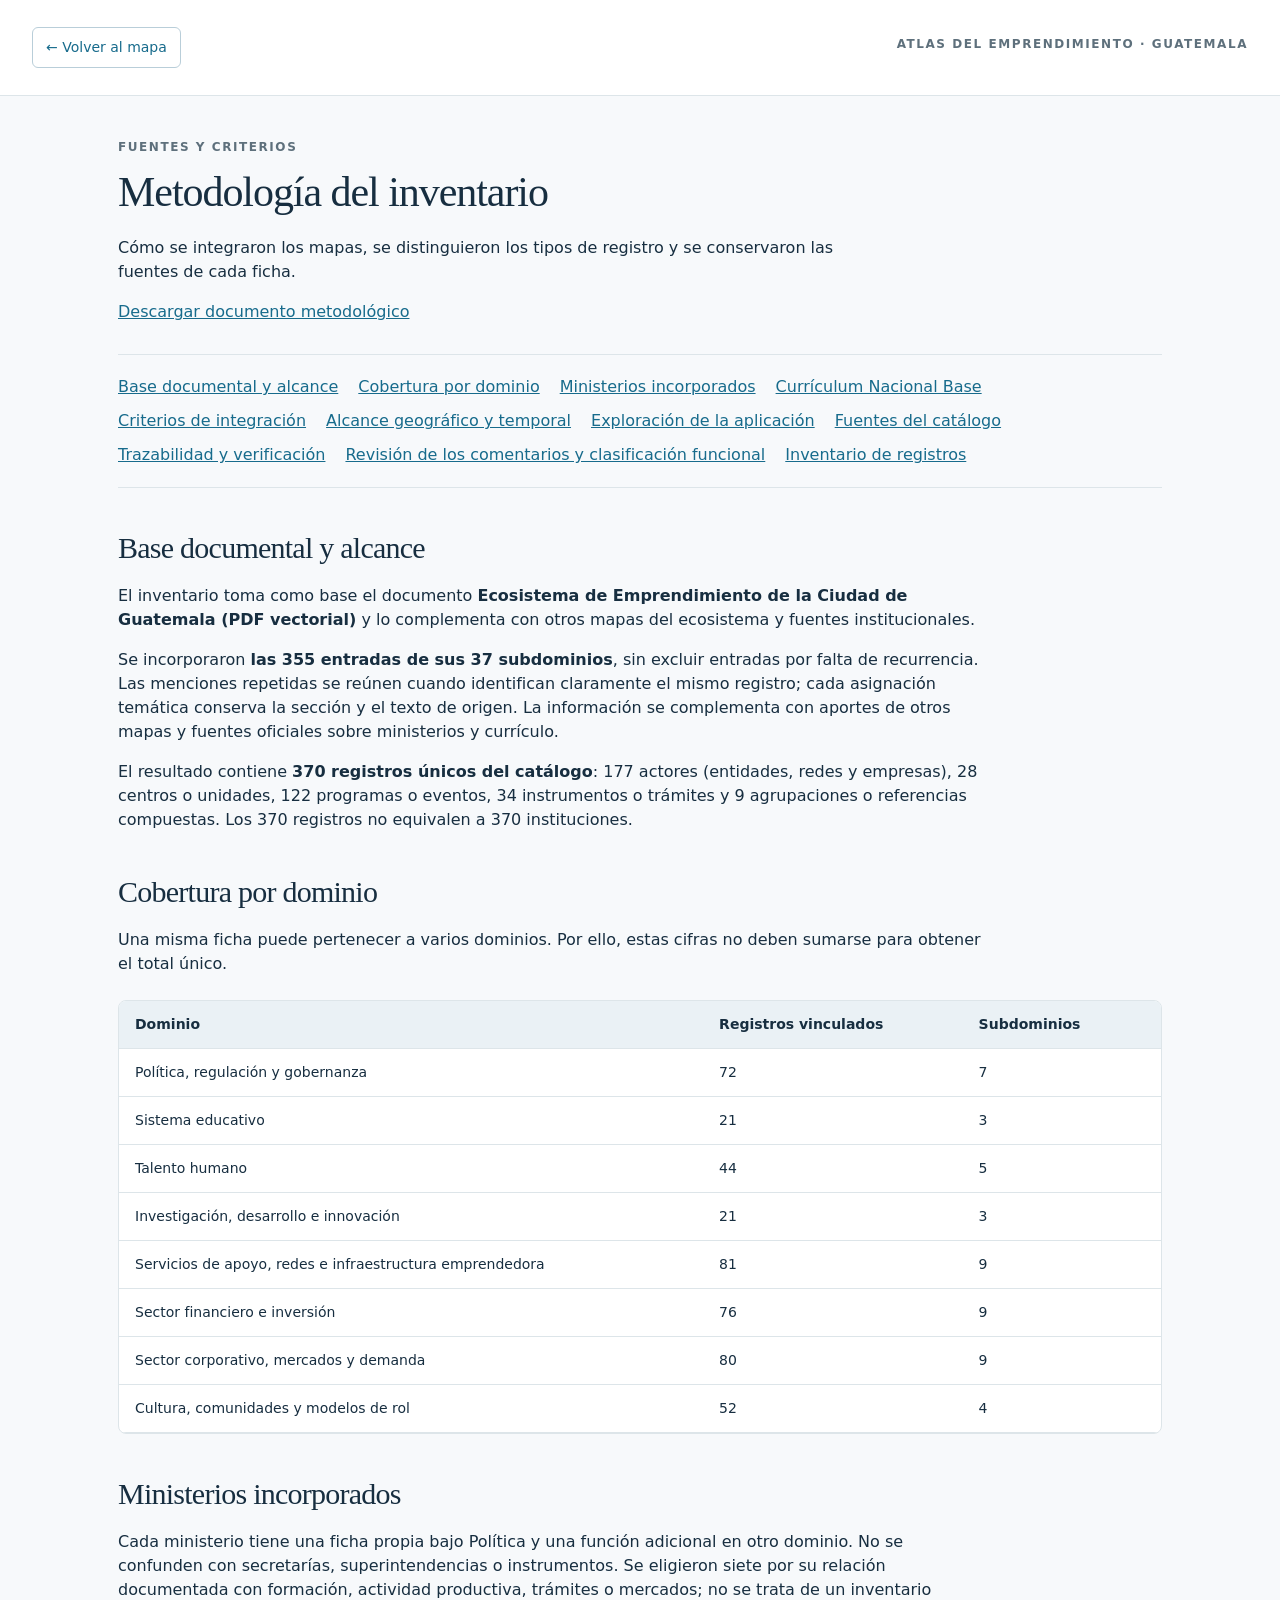
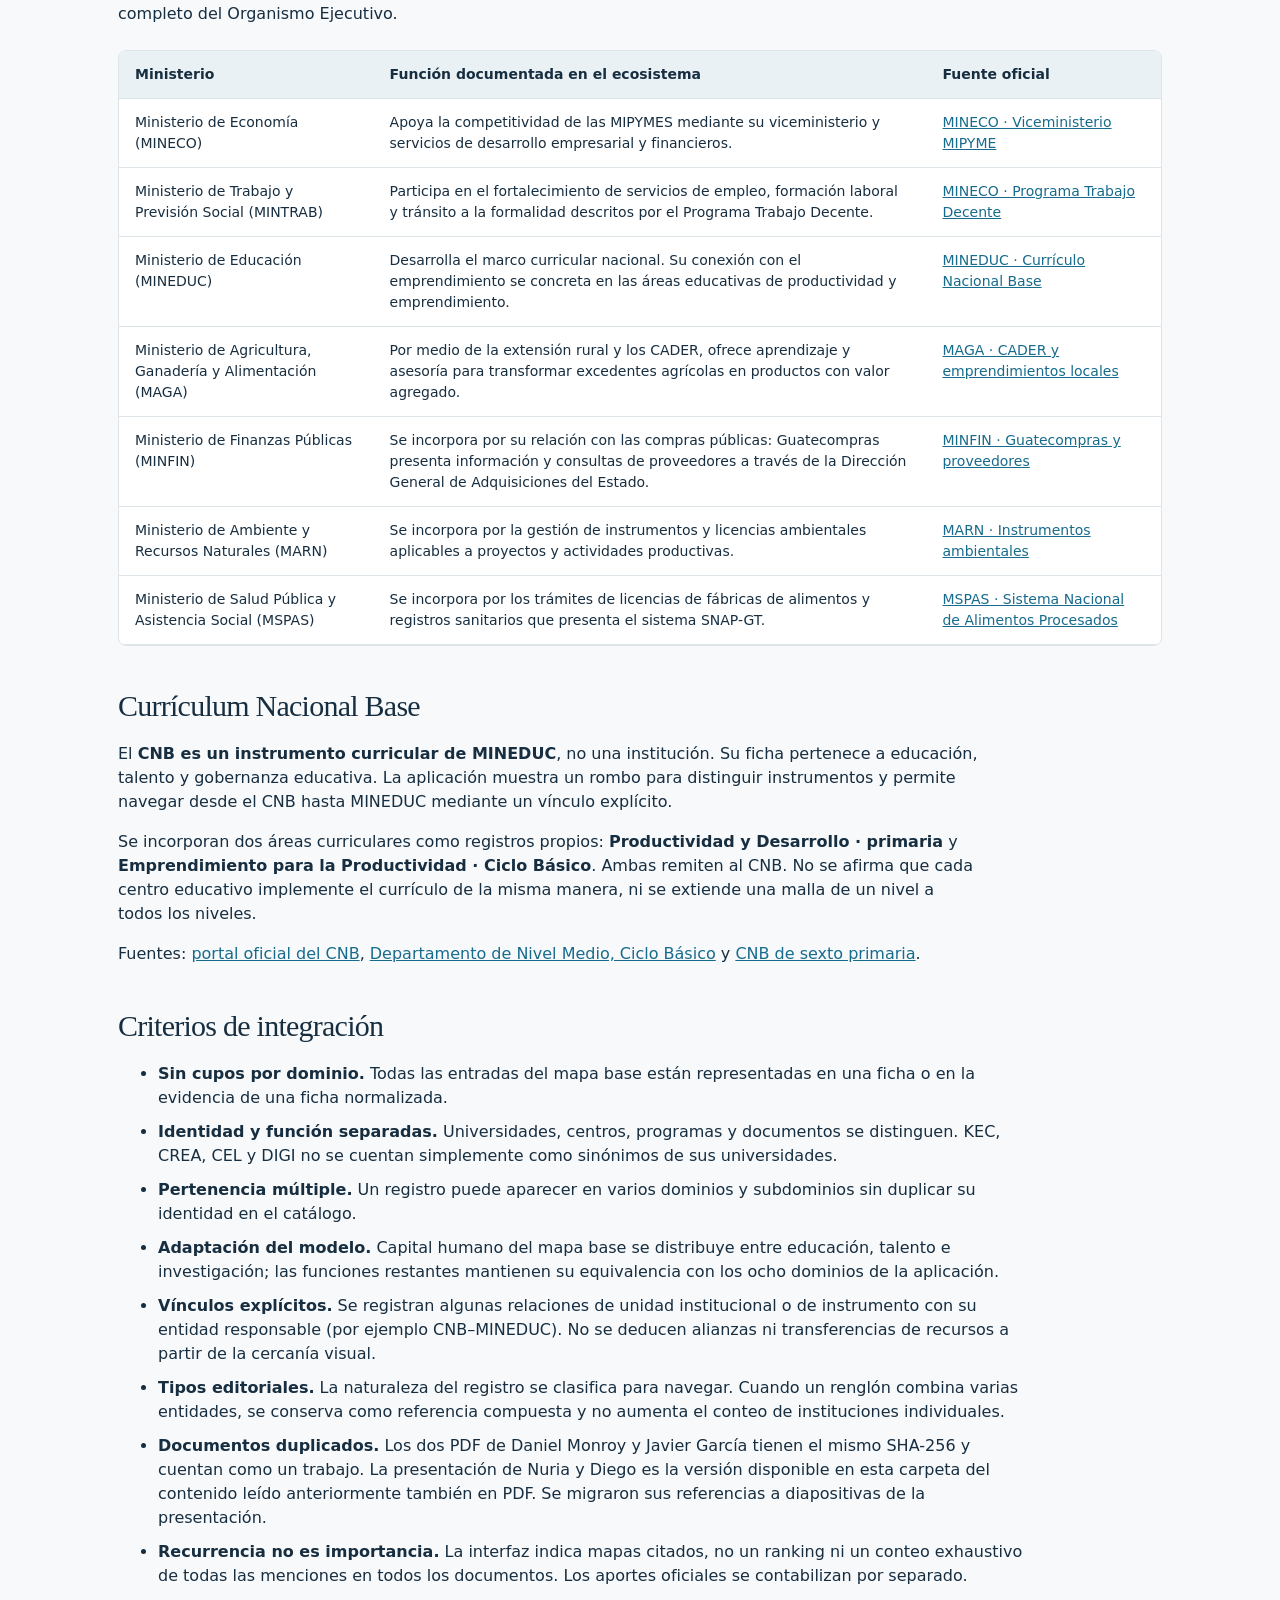
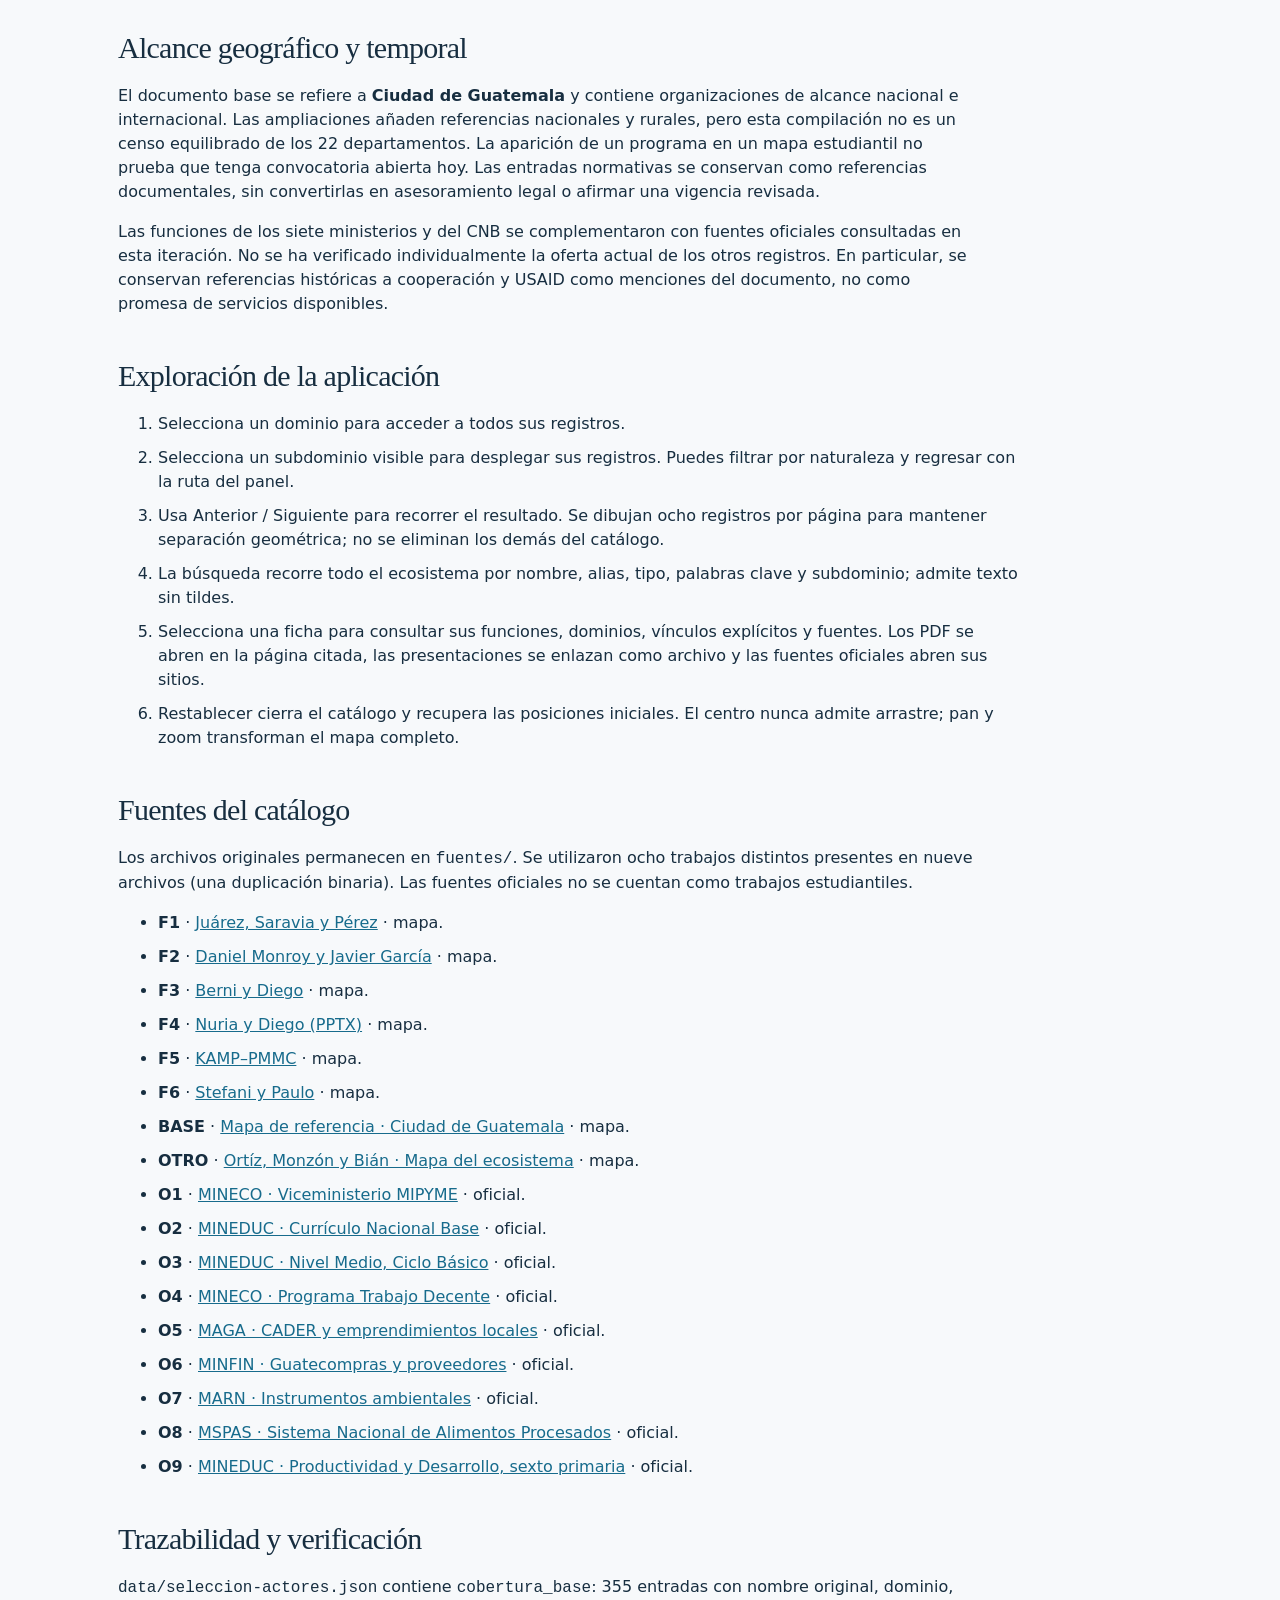
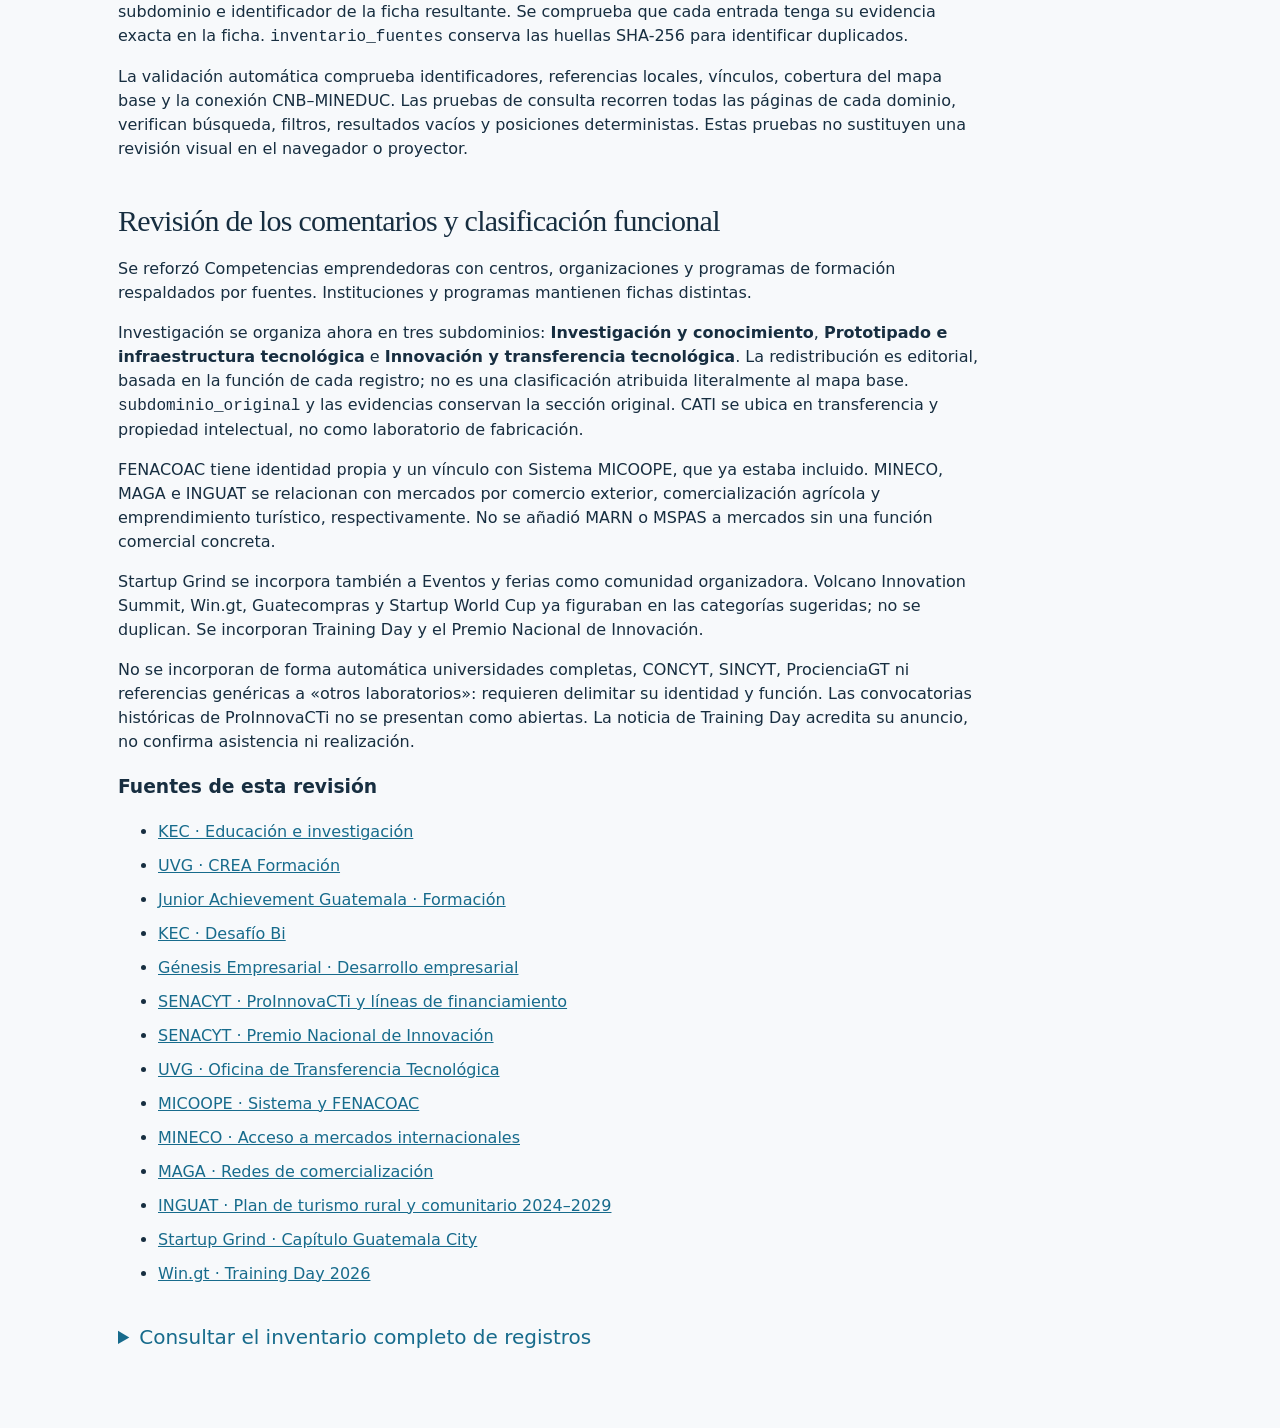
<file: metodologia.html>
<!doctype html>
<html lang="es"><head><meta charset="utf-8"><meta name="viewport" content="width=device-width, initial-scale=1">
<title>Metodología del inventario · Ecosistema de Guatemala</title><link rel="stylesheet" href="css/style.css"></head>
<body><header class="header"><a class="method-link" href="index.html">← Volver al mapa</a><span class="eyebrow">ATLAS DEL EMPRENDIMIENTO · GUATEMALA</span></header>
<main class="method-page"><div class="method-intro"><p class="eyebrow">FUENTES Y CRITERIOS</p><h1>Metodología del inventario</h1>
<p>Cómo se integraron los mapas, se distinguieron los tipos de registro y se conservaron las fuentes de cada ficha.</p>
<a href="SELECCION_ACTORES.md" download>Descargar documento metodológico</a></div>
<nav class="method-toc" aria-label="Contenido de la metodología"><a href="#base-documental-y-alcance">Base documental y alcance</a><a href="#cobertura-por-dominio">Cobertura por dominio</a><a href="#ministerios-incorporados">Ministerios incorporados</a><a href="#curriculum-nacional-base">Currículum Nacional Base</a><a href="#criterios-de-integracion">Criterios de integración</a><a href="#alcance-geografico-y-temporal">Alcance geográfico y temporal</a><a href="#exploracion-de-la-aplicacion">Exploración de la aplicación</a><a href="#fuentes-del-catalogo">Fuentes del catálogo</a><a href="#trazabilidad-y-verificacion">Trazabilidad y verificación</a><a href="#revision-de-los-comentarios-y-clasificacion-funcional">Revisión de los comentarios y clasificación funcional</a><a href="#inventario-de-registros">Inventario de registros</a></nav><h2 id="base-documental-y-alcance">Base documental y alcance</h2>
<p>El inventario toma como base el documento <strong>Ecosistema de Emprendimiento de la Ciudad de Guatemala (PDF vectorial)</strong> y lo complementa con otros mapas del ecosistema y fuentes institucionales.</p>
<p>Se incorporaron <strong>las 355 entradas de sus 37 subdominios</strong>, sin excluir entradas por falta de recurrencia. Las menciones repetidas se reúnen cuando identifican claramente el mismo registro; cada asignación temática conserva la sección y el texto de origen. La información se complementa con aportes de otros mapas y fuentes oficiales sobre ministerios y currículo.</p>
<p>El resultado contiene <strong>370 registros únicos del catálogo</strong>: 177 actores (entidades, redes y empresas), 28 centros o unidades, 122 programas o eventos, 34 instrumentos o trámites y 9 agrupaciones o referencias compuestas. Los 370 registros no equivalen a 370 instituciones.</p>
<h2 id="cobertura-por-dominio">Cobertura por dominio</h2>
<p>Una misma ficha puede pertenecer a varios dominios. Por ello, estas cifras no deben sumarse para obtener el total único.</p>
<div class="table-scroll" tabindex="0" role="region" aria-label="Tabla de datos"><table><thead><tr><th scope="col">Dominio</th><th scope="col">Registros vinculados</th><th scope="col">Subdominios</th></tr></thead><tbody><tr><td>Política, regulación y gobernanza</td><td>72</td><td>7</td></tr><tr><td>Sistema educativo</td><td>21</td><td>3</td></tr><tr><td>Talento humano</td><td>44</td><td>5</td></tr><tr><td>Investigación, desarrollo e innovación</td><td>21</td><td>3</td></tr><tr><td>Servicios de apoyo, redes e infraestructura emprendedora</td><td>81</td><td>9</td></tr><tr><td>Sector financiero e inversión</td><td>76</td><td>9</td></tr><tr><td>Sector corporativo, mercados y demanda</td><td>80</td><td>9</td></tr><tr><td>Cultura, comunidades y modelos de rol</td><td>52</td><td>4</td></tr></tbody></table></div>
<h2 id="ministerios-incorporados">Ministerios incorporados</h2>
<p>Cada ministerio tiene una ficha propia bajo Política y una función adicional en otro dominio. No se confunden con secretarías, superintendencias o instrumentos. Se eligieron siete por su relación documentada con formación, actividad productiva, trámites o mercados; no se trata de un inventario completo del Organismo Ejecutivo.</p>
<div class="table-scroll" tabindex="0" role="region" aria-label="Tabla de datos"><table><thead><tr><th scope="col">Ministerio</th><th scope="col">Función documentada en el ecosistema</th><th scope="col">Fuente oficial</th></tr></thead><tbody><tr><td>Ministerio de Economía (MINECO)</td><td>Apoya la competitividad de las MIPYMES mediante su viceministerio y servicios de desarrollo empresarial y financieros.</td><td><a href="https://www.mineco.gob.gt/institucion/viceministerio-de-desarrollo-de-la-mipyme">MINECO · Viceministerio MIPYME</a></td></tr><tr><td>Ministerio de Trabajo y Previsión Social (MINTRAB)</td><td>Participa en el fortalecimiento de servicios de empleo, formación laboral y tránsito a la formalidad descritos por el Programa Trabajo Decente.</td><td><a href="https://www.mineco.gob.gt/institucion/viceministerio-de-desarrollo-de-la-mipyme/programa-trabajo-decente">MINECO · Programa Trabajo Decente</a></td></tr><tr><td>Ministerio de Educación (MINEDUC)</td><td>Desarrolla el marco curricular nacional. Su conexión con el emprendimiento se concreta en las áreas educativas de productividad y emprendimiento.</td><td><a href="https://digecur.mineduc.gob.gt/curriculo-nacional-base-cnb/">MINEDUC · Currículo Nacional Base</a></td></tr><tr><td>Ministerio de Agricultura, Ganadería y Alimentación (MAGA)</td><td>Por medio de la extensión rural y los CADER, ofrece aprendizaje y asesoría para transformar excedentes agrícolas en productos con valor agregado.</td><td><a href="https://www.maga.gob.gt/cader-espacios-de-aprendizaje-que-transforman-el-campo-guatemalteco/">MAGA · CADER y emprendimientos locales</a></td></tr><tr><td>Ministerio de Finanzas Públicas (MINFIN)</td><td>Se incorpora por su relación con las compras públicas: Guatecompras presenta información y consultas de proveedores a través de la Dirección General de Adquisiciones del Estado.</td><td><a href="https://www.guatecompras.gt/proveedores/busquedaProvee.aspx">MINFIN · Guatecompras y proveedores</a></td></tr><tr><td>Ministerio de Ambiente y Recursos Naturales (MARN)</td><td>Se incorpora por la gestión de instrumentos y licencias ambientales aplicables a proyectos y actividades productivas.</td><td><a href="https://marn.gob.gt/instrumentos-ambientales/">MARN · Instrumentos ambientales</a></td></tr><tr><td>Ministerio de Salud Pública y Asistencia Social (MSPAS)</td><td>Se incorpora por los trámites de licencias de fábricas de alimentos y registros sanitarios que presenta el sistema SNAP-GT.</td><td><a href="https://www.mspas.gob.gt/sistema-snap-gt">MSPAS · Sistema Nacional de Alimentos Procesados</a></td></tr></tbody></table></div>
<h2 id="curriculum-nacional-base">Currículum Nacional Base</h2>
<p>El <strong>CNB es un instrumento curricular de MINEDUC</strong>, no una institución. Su ficha pertenece a educación, talento y gobernanza educativa. La aplicación muestra un rombo para distinguir instrumentos y permite navegar desde el CNB hasta MINEDUC mediante un vínculo explícito.</p>
<p>Se incorporan dos áreas curriculares como registros propios: <strong>Productividad y Desarrollo · primaria</strong> y <strong>Emprendimiento para la Productividad · Ciclo Básico</strong>. Ambas remiten al CNB. No se afirma que cada centro educativo implemente el currículo de la misma manera, ni se extiende una malla de un nivel a todos los niveles.</p>
<p>Fuentes: <a href="https://digecur.mineduc.gob.gt/curriculo-nacional-base-cnb/">portal oficial del CNB</a>, <a href="https://digecur.mineduc.gob.gt/departamentos/nivel-medio-ciclo-basico/">Departamento de Nivel Medio, Ciclo Básico</a> y <a href="https://edu.mineduc.gob.gt/DIGECUR/documents/CNB/CNB_TODOS_LOS_NIVELES/2-PDF_CNB_PRIMARIA/CNB-Nivel-de-Educacion-Primaria-CICLO-II/6.%20CNB_6to_grado.pdf">CNB de sexto primaria</a>.</p>
<h2 id="criterios-de-integracion">Criterios de integración</h2>
<ul><li><strong>Sin cupos por dominio.</strong> Todas las entradas del mapa base están representadas en una ficha o en la evidencia de una ficha normalizada.</li><li><strong>Identidad y función separadas.</strong> Universidades, centros, programas y documentos se distinguen. KEC, CREA, CEL y DIGI no se cuentan simplemente como sinónimos de sus universidades.</li><li><strong>Pertenencia múltiple.</strong> Un registro puede aparecer en varios dominios y subdominios sin duplicar su identidad en el catálogo.</li><li><strong>Adaptación del modelo.</strong> Capital humano del mapa base se distribuye entre educación, talento e investigación; las funciones restantes mantienen su equivalencia con los ocho dominios de la aplicación.</li><li><strong>Vínculos explícitos.</strong> Se registran algunas relaciones de unidad institucional o de instrumento con su entidad responsable (por ejemplo CNB–MINEDUC). No se deducen alianzas ni transferencias de recursos a partir de la cercanía visual.</li><li><strong>Tipos editoriales.</strong> La naturaleza del registro se clasifica para navegar. Cuando un renglón combina varias entidades, se conserva como referencia compuesta y no aumenta el conteo de instituciones individuales.</li><li><strong>Documentos duplicados.</strong> Los dos PDF de Daniel Monroy y Javier García tienen el mismo SHA-256 y cuentan como un trabajo. La presentación de Nuria y Diego es la versión disponible en esta carpeta del contenido leído anteriormente también en PDF. Se migraron sus referencias a diapositivas de la presentación.</li><li><strong>Recurrencia no es importancia.</strong> La interfaz indica mapas citados, no un ranking ni un conteo exhaustivo de todas las menciones en todos los documentos. Los aportes oficiales se contabilizan por separado.</li></ul>
<h2 id="alcance-geografico-y-temporal">Alcance geográfico y temporal</h2>
<p>El documento base se refiere a <strong>Ciudad de Guatemala</strong> y contiene organizaciones de alcance nacional e internacional. Las ampliaciones añaden referencias nacionales y rurales, pero esta compilación no es un censo equilibrado de los 22 departamentos. La aparición de un programa en un mapa estudiantil no prueba que tenga convocatoria abierta hoy. Las entradas normativas se conservan como referencias documentales, sin convertirlas en asesoramiento legal o afirmar una vigencia revisada.</p>
<p>Las funciones de los siete ministerios y del CNB se complementaron con fuentes oficiales consultadas en esta iteración. No se ha verificado individualmente la oferta actual de los otros registros. En particular, se conservan referencias históricas a cooperación y USAID como menciones del documento, no como promesa de servicios disponibles.</p>
<h2 id="exploracion-de-la-aplicacion">Exploración de la aplicación</h2>
<ol><li>Selecciona un dominio para acceder a todos sus registros.</li><li>Selecciona un subdominio visible para desplegar sus registros. Puedes filtrar por naturaleza y regresar con la ruta del panel.</li><li>Usa Anterior / Siguiente para recorrer el resultado. Se dibujan ocho registros por página para mantener separación geométrica; no se eliminan los demás del catálogo.</li><li>La búsqueda recorre todo el ecosistema por nombre, alias, tipo, palabras clave y subdominio; admite texto sin tildes.</li><li>Selecciona una ficha para consultar sus funciones, dominios, vínculos explícitos y fuentes. Los PDF se abren en la página citada, las presentaciones se enlazan como archivo y las fuentes oficiales abren sus sitios.</li><li>Restablecer cierra el catálogo y recupera las posiciones iniciales. El centro nunca admite arrastre; pan y zoom transforman el mapa completo.</li></ol>
<h2 id="fuentes-del-catalogo">Fuentes del catálogo</h2>
<p>Los archivos originales permanecen en <code>fuentes/</code>. Se utilizaron ocho trabajos distintos presentes en nueve archivos (una duplicación binaria). Las fuentes oficiales no se cuentan como trabajos estudiantiles.</p>
<ul><li><strong>F1</strong> · <a href="fuentes/Ecosistema%20de%20Emprendimiento%20-%20Juárez,%20Saravia,%20Pérez.pdf">Juárez, Saravia y Pérez</a> · mapa.</li><li><strong>F2</strong> · <a href="fuentes/Ecosistema_Daniel_Monroy_y_Javier_García.pdf">Daniel Monroy y Javier García</a> · mapa.</li><li><strong>F3</strong> · <a href="fuentes/Ecosistema_Emprendimiento_Guatemala.pdf_Berni_Diego.pdf">Berni y Diego</a> · mapa.</li><li><strong>F4</strong> · <a href="fuentes/Ecosistemas%20de%20Emprendimiento%20-%20Nuria%20y%20Diego.pptx">Nuria y Diego (PPTX)</a> · mapa.</li><li><strong>F5</strong> · <a href="fuentes/KAMP-PMMC%20Lienzo%20Ecosistema%20Emprendedor.pdf">KAMP–PMMC</a> · mapa.</li><li><strong>F6</strong> · <a href="fuentes/MAPEO%20ACTORES%20Stefani%20&amp;%20Paulo.pdf">Stefani y Paulo</a> · mapa.</li><li><strong>BASE</strong> · <a href="fuentes/Ecosistema%20de%20Emprendimiento%20de%20la%20Ciudad%20de%20Guatemala%20(PDF%20vectorial).pdf">Mapa de referencia · Ciudad de Guatemala</a> · mapa.</li><li><strong>OTRO</strong> · <a href="fuentes/Mapa%20de%20Ecosistema%20de%20los%20Emprendimientos%20en%20Guatemala.pdf">Ortíz, Monzón y Bián · Mapa del ecosistema</a> · mapa.</li><li><strong>O1</strong> · <a href="https://www.mineco.gob.gt/institucion/viceministerio-de-desarrollo-de-la-mipyme">MINECO · Viceministerio MIPYME</a> · oficial.</li><li><strong>O2</strong> · <a href="https://digecur.mineduc.gob.gt/curriculo-nacional-base-cnb/">MINEDUC · Currículo Nacional Base</a> · oficial.</li><li><strong>O3</strong> · <a href="https://digecur.mineduc.gob.gt/departamentos/nivel-medio-ciclo-basico/">MINEDUC · Nivel Medio, Ciclo Básico</a> · oficial.</li><li><strong>O4</strong> · <a href="https://www.mineco.gob.gt/institucion/viceministerio-de-desarrollo-de-la-mipyme/programa-trabajo-decente">MINECO · Programa Trabajo Decente</a> · oficial.</li><li><strong>O5</strong> · <a href="https://www.maga.gob.gt/cader-espacios-de-aprendizaje-que-transforman-el-campo-guatemalteco/">MAGA · CADER y emprendimientos locales</a> · oficial.</li><li><strong>O6</strong> · <a href="https://www.guatecompras.gt/proveedores/busquedaProvee.aspx">MINFIN · Guatecompras y proveedores</a> · oficial.</li><li><strong>O7</strong> · <a href="https://marn.gob.gt/instrumentos-ambientales/">MARN · Instrumentos ambientales</a> · oficial.</li><li><strong>O8</strong> · <a href="https://www.mspas.gob.gt/sistema-snap-gt">MSPAS · Sistema Nacional de Alimentos Procesados</a> · oficial.</li><li><strong>O9</strong> · <a href="https://edu.mineduc.gob.gt/DIGECUR/documents/CNB/CNB_TODOS_LOS_NIVELES/2-PDF_CNB_PRIMARIA/CNB-Nivel-de-Educacion-Primaria-CICLO-II/6.%20CNB_6to_grado.pdf">MINEDUC · Productividad y Desarrollo, sexto primaria</a> · oficial.</li></ul>
<h2 id="trazabilidad-y-verificacion">Trazabilidad y verificación</h2>
<p><code>data/seleccion-actores.json</code> contiene <code>cobertura_base</code>: 355 entradas con nombre original, dominio, subdominio e identificador de la ficha resultante. Se comprueba que cada entrada tenga su evidencia exacta en la ficha. <code>inventario_fuentes</code> conserva las huellas SHA-256 para identificar duplicados.</p>
<p>La validación automática comprueba identificadores, referencias locales, vínculos, cobertura del mapa base y la conexión CNB–MINEDUC. Las pruebas de consulta recorren todas las páginas de cada dominio, verifican búsqueda, filtros, resultados vacíos y posiciones deterministas. Estas pruebas no sustituyen una revisión visual en el navegador o proyector.</p>
<h2 id="revision-de-los-comentarios-y-clasificacion-funcional">Revisión de los comentarios y clasificación funcional</h2>
<p>Se reforzó Competencias emprendedoras con centros, organizaciones y programas de formación respaldados por fuentes. Instituciones y programas mantienen fichas distintas.</p>
<p>Investigación se organiza ahora en tres subdominios: <strong>Investigación y conocimiento</strong>, <strong>Prototipado e infraestructura tecnológica</strong> e <strong>Innovación y transferencia tecnológica</strong>. La redistribución es editorial, basada en la función de cada registro; no es una clasificación atribuida literalmente al mapa base. <code>subdominio_original</code> y las evidencias conservan la sección original. CATI se ubica en transferencia y propiedad intelectual, no como laboratorio de fabricación.</p>
<p>FENACOAC tiene identidad propia y un vínculo con Sistema MICOOPE, que ya estaba incluido. MINECO, MAGA e INGUAT se relacionan con mercados por comercio exterior, comercialización agrícola y emprendimiento turístico, respectivamente. No se añadió MARN o MSPAS a mercados sin una función comercial concreta.</p>
<p>Startup Grind se incorpora también a Eventos y ferias como comunidad organizadora. Volcano Innovation Summit, Win.gt, Guatecompras y Startup World Cup ya figuraban en las categorías sugeridas; no se duplican. Se incorporan Training Day y el Premio Nacional de Innovación.</p>
<p>No se incorporan de forma automática universidades completas, CONCYT, SINCYT, ProcienciaGT ni referencias genéricas a «otros laboratorios»: requieren delimitar su identidad y función. Las convocatorias históricas de ProInnovaCTi no se presentan como abiertas. La noticia de Training Day acredita su anuncio, no confirma asistencia ni realización.</p>
<h3>Fuentes de esta revisión</h3>
<ul><li><a href="https://kec.ufm.edu/">KEC · Educación e investigación</a></li><li><a href="https://crea.app.uvg.edu.gt/programas/crea-formaci%C3%B3n">UVG · CREA Formación</a></li><li><a href="https://jaguatemala.org/">Junior Achievement Guatemala · Formación</a></li><li><a href="https://kec.ufm.edu/desafio-bi/">KEC · Desafío Bi</a></li><li><a href="https://www.genesisempresarial.org/somos-familia">Génesis Empresarial · Desarrollo empresarial</a></li><li><a href="https://fondo.senacyt.gob.gt/index.php/convocatorias-cerradas?catid=2&amp;id=14&amp;view=article">SENACYT · ProInnovaCTi y líneas de financiamiento</a></li><li><a href="https://pni.senacyt.gob.gt/">SENACYT · Premio Nacional de Innovación</a></li><li><a href="https://www.uvg.edu.gt/ott/">UVG · Oficina de Transferencia Tecnológica</a></li><li><a href="https://micoope.com.gt/sistema-micoope/">MICOOPE · Sistema y FENACOAC</a></li><li><a href="https://guatemalaexporta.mineco.gob.gt/como-exportar/">MINECO · Acceso a mercados internacionales</a></li><li><a href="https://www.maga.gob.gt/redes-de-comercializacion-de-agricultura-familiar-trazan-rutas-para-el-desarrollo/">MAGA · Redes de comercialización</a></li><li><a href="https://biblioteca.inguat.gob.gt/library/images/6/63/Plan_estrat%C3%A9gico_turismo_rural_comunitario_Guatemala_2024-2029.pdf">INGUAT · Plan de turismo rural y comunitario 2024–2029</a></li><li><a href="https://www.startupgrind.com/guatemala-city/">Startup Grind · Capítulo Guatemala City</a></li><li><a href="https://win.gt/ecosistema/training-day-la-reunion-empresarial-mas-influyente-de-centroamerica/">Win.gt · Training Day 2026</a></li></ul>
<details id="inventario-de-registros"><summary>Consultar el inventario completo de registros</summary>
<p>Cada fila es una ficha única; los dominios múltiples no crean filas duplicadas.</p>
<div class="table-scroll" tabindex="0" role="region" aria-label="Tabla de datos"><table><thead><tr><th scope="col">Registro</th><th scope="col">Tipo</th><th scope="col">Dominios</th></tr></thead><tbody><tr><td>#GuatemalaGives (Fundación Tigo + HIP)</td><td>Programa / iniciativa</td><td>Sector financiero e inversión</td></tr><tr><td>10X Bootcamp</td><td>Programa / iniciativa</td><td>Talento humano</td></tr><tr><td>4 Grados Norte / Zona 4</td><td>Agrupación / entorno</td><td>Sector corporativo, mercados y demanda</td></tr><tr><td>500 Global – LatAm Seed IV (BID Lab)</td><td>Programa / servicio</td><td>Sector financiero e inversión</td></tr><tr><td>AGEXPORT</td><td>Asociación empresarial</td><td>Servicios de apoyo, redes e infraestructura emprendedora; Política, regulación y gobernanza; Sector corporativo, mercados y demanda</td></tr><tr><td>AGEXPORT – Comisión ITO</td><td>Centro / unidad institucional</td><td>Servicios de apoyo, redes e infraestructura emprendedora</td></tr><tr><td>AGEXPORT – Encadenamientos Empresariales</td><td>Programa / servicio</td><td>Sector corporativo, mercados y demanda</td></tr><tr><td>AGEXPORT – La Ruta del Exportador</td><td>Programa / servicio</td><td>Sector corporativo, mercados y demanda</td></tr><tr><td>AGEXPORT – Sector Servicios</td><td>Centro / unidad institucional</td><td>Sector corporativo, mercados y demanda</td></tr><tr><td>AGEXPORT – sectores de exportación</td><td>Agrupación / entorno</td><td>Sector corporativo, mercados y demanda</td></tr><tr><td>ANDE</td><td>Entidad / red / empresa</td><td>Política, regulación y gobernanza</td></tr><tr><td>ASEGUA</td><td>Entidad / red / empresa</td><td>Cultura, comunidades y modelos de rol; Servicios de apoyo, redes e infraestructura emprendedora; Política, regulación y gobernanza</td></tr><tr><td>ASIES</td><td>Entidad / red / empresa</td><td>Política, regulación y gobernanza</td></tr><tr><td>Academia Cámara de Comercio</td><td>Centro / unidad institucional</td><td>Talento humano</td></tr><tr><td>Aceleradora Startups Cívicas – Red Ciudadana</td><td>Programa / servicio</td><td>Servicios de apoyo, redes e infraestructura emprendedora</td></tr><tr><td>Aceleradora de Startups Cívicas (BID Lab)</td><td>Programa / iniciativa</td><td>Sector financiero e inversión</td></tr><tr><td>Aceleremos Guate</td><td>Entidad / red / empresa</td><td>Servicios de apoyo, redes e infraestructura emprendedora</td></tr><tr><td>Acuerdo de Asociación UE–Centroamérica</td><td>Instrumento / marco normativo</td><td>Sector corporativo, mercados y demanda</td></tr><tr><td>Agritrade (AGEXPORT)</td><td>Evento / competencia</td><td>Sector corporativo, mercados y demanda</td></tr><tr><td>Alterna</td><td>Organización de apoyo</td><td>Cultura, comunidades y modelos de rol; Talento humano; Servicios de apoyo, redes e infraestructura emprendedora; Sector financiero e inversión</td></tr><tr><td>AmCham Guatemala</td><td>Entidad / red / empresa</td><td>Servicios de apoyo, redes e infraestructura emprendedora; Política, regulación y gobernanza</td></tr><tr><td>AmCham – Trade Center</td><td>Programa / servicio</td><td>Sector corporativo, mercados y demanda</td></tr><tr><td>Apparel Sourcing Show (VESTEX)</td><td>Evento / competencia</td><td>Sector corporativo, mercados y demanda</td></tr><tr><td>Ashoka Guatemala</td><td>Entidad / red / empresa</td><td>Cultura, comunidades y modelos de rol</td></tr><tr><td>Asociación Bancaria de Guatemala</td><td>Organización</td><td>Sector corporativo, mercados y demanda</td></tr><tr><td>Asociación de Gerentes de Guatemala</td><td>Organización</td><td>Servicios de apoyo, redes e infraestructura emprendedora</td></tr><tr><td>Aurora STEAM GT</td><td>Entidad / red / empresa</td><td>Cultura, comunidades y modelos de rol; Talento humano</td></tr><tr><td>BAC Guatemala</td><td>Entidad / red / empresa</td><td>Sector financiero e inversión</td></tr><tr><td>BCIE</td><td>Entidad / red / empresa</td><td>Política, regulación y gobernanza</td></tr><tr><td>BCIE – DINAMICA II (UE + KfW)</td><td>Programa / servicio</td><td>Sector financiero e inversión</td></tr><tr><td>BCIE – líneas MIPYME</td><td>Programa / servicio</td><td>Sector financiero e inversión</td></tr><tr><td>BID / BID Lab</td><td>Referencia compuesta</td><td>Política, regulación y gobernanza</td></tr><tr><td>BID Invest</td><td>Entidad / red / empresa</td><td>Política, regulación y gobernanza</td></tr><tr><td>BID Lab</td><td>Entidad / red / empresa</td><td>Sector financiero e inversión</td></tr><tr><td>Banco CHN</td><td>Entidad / red / empresa</td><td>Sector financiero e inversión</td></tr><tr><td>Banco G&amp;T Continental</td><td>Entidad / red / empresa</td><td>Sector financiero e inversión</td></tr><tr><td>Banco Industrial</td><td>Banco</td><td>Sector corporativo, mercados y demanda; Sector financiero e inversión</td></tr><tr><td>Banco Promerica</td><td>Entidad / red / empresa</td><td>Sector financiero e inversión</td></tr><tr><td>Banco de Guatemala</td><td>Entidad / red / empresa</td><td>Política, regulación y gobernanza</td></tr><tr><td>Banco de los Trabajadores (Bantrab)</td><td>Entidad / red / empresa</td><td>Sector financiero e inversión</td></tr><tr><td>Banrural</td><td>Entidad / red / empresa</td><td>Sector financiero e inversión</td></tr><tr><td>Banrural – Amigo Paisano</td><td>Programa / servicio</td><td>Sector corporativo, mercados y demanda</td></tr><tr><td>Banrural – Crédito Amigo Remesas</td><td>Programa / servicio</td><td>Sector corporativo, mercados y demanda</td></tr><tr><td>Banrural – Factoraje PYME</td><td>Programa / servicio</td><td>Sector financiero e inversión</td></tr><tr><td>Banrural – MiPymes</td><td>Programa / servicio</td><td>Sector financiero e inversión</td></tr><tr><td>Barrilete Ventures</td><td>Entidad / red / empresa</td><td>Sector financiero e inversión</td></tr><tr><td>Bend Oficinas Flexibles</td><td>Entidad / red / empresa</td><td>Servicios de apoyo, redes e infraestructura emprendedora</td></tr><tr><td>Bowpi</td><td>Entidad / red / empresa</td><td>Sector financiero e inversión</td></tr><tr><td>Bridge for Billions</td><td>Entidad / red / empresa</td><td>Servicios de apoyo, redes e infraestructura emprendedora</td></tr><tr><td>Bridge for Billions – Conecta</td><td>Programa / servicio</td><td>Servicios de apoyo, redes e infraestructura emprendedora</td></tr><tr><td>Bridge for Billions – Conecta (BID Lab)</td><td>Programa / servicio</td><td>Servicios de apoyo, redes e infraestructura emprendedora</td></tr><tr><td>CACIF</td><td>Entidad / red / empresa</td><td>Política, regulación y gobernanza</td></tr><tr><td>CACIF Joven</td><td>Entidad / red / empresa</td><td>Servicios de apoyo, redes e infraestructura emprendedora</td></tr><tr><td>CAFI</td><td>Entidad / red / empresa</td><td>Sector financiero e inversión</td></tr><tr><td>CAFTA-DR</td><td>Instrumento / marco normativo</td><td>Sector corporativo, mercados y demanda</td></tr><tr><td>CAPCA</td><td>Entidad / red / empresa</td><td>Servicios de apoyo, redes e infraestructura emprendedora; Sector financiero e inversión</td></tr><tr><td>CATI – U. Galileo + RPI</td><td>Centro / unidad institucional</td><td>Investigación, desarrollo e innovación</td></tr><tr><td>CBC</td><td>Entidad / red / empresa</td><td>Sector corporativo, mercados y demanda</td></tr><tr><td>CCG – Asesoría Empresarial</td><td>Programa / servicio</td><td>Servicios de apoyo, redes e infraestructura emprendedora</td></tr><tr><td>CENPROMYPE</td><td>Entidad / red / empresa</td><td>Política, regulación y gobernanza</td></tr><tr><td>CENPROMYPE / SICA</td><td>Programa / servicio</td><td>Política, regulación y gobernanza</td></tr><tr><td>CENTRAL LAW</td><td>Entidad / red / empresa</td><td>Servicios de apoyo, redes e infraestructura emprendedora</td></tr><tr><td>CIEN</td><td>Entidad / red / empresa</td><td>Política, regulación y gobernanza</td></tr><tr><td>CMI</td><td>Entidad / red / empresa</td><td>Sector corporativo, mercados y demanda</td></tr><tr><td>CMI / Pollo Campero</td><td>Referencia compuesta</td><td>Sector corporativo, mercados y demanda</td></tr><tr><td>CMI Ventures</td><td>Entidad / red / empresa</td><td>Sector corporativo, mercados y demanda</td></tr><tr><td>CONJUVE / MINTRAB</td><td>Referencia compuesta</td><td>Política, regulación y gobernanza</td></tr><tr><td>Cacao Capital</td><td>Entidad / red / empresa</td><td>Servicios de apoyo, redes e infraestructura emprendedora; Sector financiero e inversión</td></tr><tr><td>Campus TEC</td><td>Infraestructura tecnológica</td><td>Cultura, comunidades y modelos de rol; Servicios de apoyo, redes e infraestructura emprendedora; Sector corporativo, mercados y demanda; Investigación, desarrollo e innovación</td></tr><tr><td>Carao Ventures</td><td>Entidad / red / empresa</td><td>Sector financiero e inversión</td></tr><tr><td>Castillo Hermanos</td><td>Entidad / red / empresa</td><td>Sector corporativo, mercados y demanda</td></tr><tr><td>Cementos Progreso</td><td>Entidad / red / empresa</td><td>Sector corporativo, mercados y demanda</td></tr><tr><td>Cementos Progreso – compras inclusivas</td><td>Programa / servicio</td><td>Sector corporativo, mercados y demanda</td></tr><tr><td>CentraRSE</td><td>Entidad / red / empresa</td><td>Política, regulación y gobernanza</td></tr><tr><td>Centro Municipal de Emprendimiento</td><td>Centro / unidad institucional</td><td>Cultura, comunidades y modelos de rol; Servicios de apoyo, redes e infraestructura emprendedora; Política, regulación y gobernanza</td></tr><tr><td>Centro de Emprendimiento Landívar (CEL) – URL</td><td>Centro / unidad institucional</td><td>Sistema educativo</td></tr><tr><td>Centro de Innovación y Emprendimiento Bi</td><td>Centro / unidad institucional</td><td>Cultura, comunidades y modelos de rol; Talento humano; Servicios de apoyo, redes e infraestructura emprendedora</td></tr><tr><td>Centro de Innovación y Tecnología – UVG</td><td>Centro / unidad institucional</td><td>Investigación, desarrollo e innovación</td></tr><tr><td>Centros de Incubación MINECO–Taiwán</td><td>Centro / unidad institucional</td><td>Servicios de apoyo, redes e infraestructura emprendedora</td></tr><tr><td>Claro</td><td>Entidad / red / empresa</td><td>Servicios de apoyo, redes e infraestructura emprendedora</td></tr><tr><td>Cluster TICs / Guatemalan Software</td><td>Agrupación / entorno</td><td>Sector corporativo, mercados y demanda</td></tr><tr><td>Coincaex</td><td>Entidad / red / empresa</td><td>Sector financiero e inversión</td></tr><tr><td>Colegio de Abogados y Notarios de Guatemala</td><td>Entidad / red / empresa</td><td>Servicios de apoyo, redes e infraestructura emprendedora</td></tr><tr><td>Colegio de Contadores Públicos y Auditores</td><td>Entidad / red / empresa</td><td>Servicios de apoyo, redes e infraestructura emprendedora</td></tr><tr><td>Conexión Guatemala</td><td>Entidad / red / empresa</td><td>Sector corporativo, mercados y demanda</td></tr><tr><td>Congreso de Mujeres Líderes (CCG)</td><td>Evento / competencia</td><td>Cultura, comunidades y modelos de rol</td></tr><tr><td>Consortium Legal</td><td>Entidad / red / empresa</td><td>Servicios de apoyo, redes e infraestructura emprendedora</td></tr><tr><td>Coworking Fundación Bi</td><td>Centro / unidad institucional</td><td>Servicios de apoyo, redes e infraestructura emprendedora</td></tr><tr><td>Cuantico VC</td><td>Entidad / red / empresa</td><td>Sector financiero e inversión</td></tr><tr><td>Cuik</td><td>Entidad / red / empresa</td><td>Sector corporativo, mercados y demanda; Sector financiero e inversión</td></tr><tr><td>Currículum Nacional Base (CNB)</td><td>Instrumento curricular</td><td>Sistema educativo; Política, regulación y gobernanza; Talento humano</td></tr><tr><td>Cámara de Comercio de Guatemala</td><td>Cámara empresarial</td><td>Servicios de apoyo, redes e infraestructura emprendedora; Política, regulación y gobernanza; Sector corporativo, mercados y demanda</td></tr><tr><td>Cámara de Industria de Guatemala</td><td>Cámara empresarial</td><td>Servicios de apoyo, redes e infraestructura emprendedora; Política, regulación y gobernanza; Sector corporativo, mercados y demanda</td></tr><tr><td>DINAMICA II (BCIE + UE + KfW)</td><td>Programa / servicio</td><td>Servicios de apoyo, redes e infraestructura emprendedora</td></tr><tr><td>DINAMICA II – Capital Semilla (BCIE)</td><td>Programa / servicio</td><td>Sector financiero e inversión</td></tr><tr><td>DISAGRO</td><td>Entidad / red / empresa</td><td>Sector corporativo, mercados y demanda</td></tr><tr><td>Dadneo</td><td>Entidad / red / empresa</td><td>Sector financiero e inversión</td></tr><tr><td>Deloitte Guatemala</td><td>Entidad / red / empresa</td><td>Servicios de apoyo, redes e infraestructura emprendedora</td></tr><tr><td>Delta Accelerator (Innogen Capital)</td><td>Programa / iniciativa</td><td>Servicios de apoyo, redes e infraestructura emprendedora</td></tr><tr><td>Dirección General de Investigación (DIGI) – USAC</td><td>Centro / unidad institucional</td><td>Investigación, desarrollo e innovación</td></tr><tr><td>Démosle Guate (Fundación Bi)</td><td>Programa / servicio</td><td>Sector corporativo, mercados y demanda</td></tr><tr><td>ENIF – Mesa Técnica MIPYME (SIB)</td><td>Instrumento / marco normativo</td><td>Sector financiero e inversión</td></tr><tr><td>ESEC – Universidad Galileo</td><td>Programa / servicio</td><td>Talento humano</td></tr><tr><td>Ella Emprende (Coca-Cola + Wakami)</td><td>Programa / iniciativa</td><td>Servicios de apoyo, redes e infraestructura emprendedora</td></tr><tr><td>EmprendI Crowdfunding</td><td>Entidad / red / empresa</td><td>Sector financiero e inversión</td></tr><tr><td>Emprende GT (podcast)</td><td>Entidad / red / empresa</td><td>Cultura, comunidades y modelos de rol</td></tr><tr><td>Emprende502</td><td>Entidad / red / empresa</td><td>Cultura, comunidades y modelos de rol</td></tr><tr><td>Emprendimiento para la Productividad · CNB Ciclo Básico</td><td>Área curricular</td><td>Sistema educativo</td></tr><tr><td>Empréndete G100</td><td>Evento / competencia</td><td>Cultura, comunidades y modelos de rol</td></tr><tr><td>Enactus Guatemala</td><td>Red educativa</td><td>Talento humano; Cultura, comunidades y modelos de rol</td></tr><tr><td>Escuela Superior de Negocios – AGEXPORT</td><td>Centro / unidad institucional</td><td>Sistema educativo</td></tr><tr><td>Expo MIPYME Proveedora del Estado</td><td>Evento / feria</td><td>Sector corporativo, mercados y demanda</td></tr><tr><td>Expocasa</td><td>Evento / competencia</td><td>Sector corporativo, mercados y demanda</td></tr><tr><td>Exponenciadores Bi (Fundación Bi)</td><td>Programa / servicio</td><td>Servicios de apoyo, redes e infraestructura emprendedora</td></tr><tr><td>FEPYME</td><td>Entidad / red / empresa</td><td>Servicios de apoyo, redes e infraestructura emprendedora</td></tr><tr><td>FINCA</td><td>Entidad / red / empresa</td><td>Sector financiero e inversión</td></tr><tr><td>FONACYT</td><td>Fondo / instrumento de financiamiento</td><td>Investigación, desarrollo e innovación; Sector financiero e inversión</td></tr><tr><td>FUNDAP</td><td>Entidad / red / empresa</td><td>Talento humano</td></tr><tr><td>FUNDAP – Microcrédito</td><td>Programa / servicio</td><td>Sector financiero e inversión</td></tr><tr><td>FUNDEA</td><td>Entidad / red / empresa</td><td>Sector financiero e inversión</td></tr><tr><td>FUNDES – GEDI</td><td>Programa / servicio</td><td>Sector financiero e inversión</td></tr><tr><td>FUNDESA</td><td>Entidad / red / empresa</td><td>Política, regulación y gobernanza</td></tr><tr><td>FUNDESA – Guatemala No Se Detiene</td><td>Programa / servicio</td><td>Política, regulación y gobernanza</td></tr><tr><td>FUNSEPA</td><td>Entidad / red / empresa</td><td>Talento humano</td></tr><tr><td>Fab Lab USAC (DIGI)</td><td>Centro / unidad institucional</td><td>Investigación, desarrollo e innovación</td></tr><tr><td>FabLab – Universidad Rafael Landívar</td><td>Centro / unidad institucional</td><td>Investigación, desarrollo e innovación</td></tr><tr><td>Fablab Centro TICS – INTECAP</td><td>Centro / unidad institucional</td><td>Investigación, desarrollo e innovación</td></tr><tr><td>Fe y Alegría Guatemala</td><td>Entidad / red / empresa</td><td>Talento humano</td></tr><tr><td>Feria de Emprendimiento MINECO–USAC</td><td>Evento / competencia</td><td>Cultura, comunidades y modelos de rol</td></tr><tr><td>Festival de Emprendimiento Landívar</td><td>Evento / competencia</td><td>Cultura, comunidades y modelos de rol</td></tr><tr><td>Fideicomiso Fondo MIPYME (MINECO)</td><td>Instrumento / marco normativo</td><td>Sector financiero e inversión</td></tr><tr><td>Financiera SinFin</td><td>Entidad / red / empresa</td><td>Sector financiero e inversión</td></tr><tr><td>Fintech Guatemala</td><td>Entidad / red / empresa</td><td>Servicios de apoyo, redes e infraestructura emprendedora; Sector financiero e inversión; Política, regulación y gobernanza</td></tr><tr><td>Fintech Guatemala – meetups</td><td>Evento / competencia</td><td>Servicios de apoyo, redes e infraestructura emprendedora</td></tr><tr><td>First Tuesday Guatemala</td><td>Evento / competencia</td><td>Cultura, comunidades y modelos de rol</td></tr><tr><td>First Tuesday UFM / KEC Talkshow</td><td>Evento / competencia</td><td>Cultura, comunidades y modelos de rol</td></tr><tr><td>Foro de Innovación (CIG)</td><td>Evento / competencia</td><td>Cultura, comunidades y modelos de rol; Servicios de apoyo, redes e infraestructura emprendedora</td></tr><tr><td>Foro de Innovación Tecnológica – U. Galileo</td><td>Evento / competencia</td><td>Cultura, comunidades y modelos de rol</td></tr><tr><td>Founder Institute Guatemala</td><td>Entidad / red / empresa</td><td>Cultura, comunidades y modelos de rol; Servicios de apoyo, redes e infraestructura emprendedora</td></tr><tr><td>Founder Institute – eventos</td><td>Programa / servicio</td><td>Servicios de apoyo, redes e infraestructura emprendedora</td></tr><tr><td>Founder Institute – red de inversores</td><td>Programa / servicio</td><td>Sector financiero e inversión</td></tr><tr><td>Friendship Bridge / Puente de Amistad</td><td>Organización</td><td>Talento humano; Sector financiero e inversión</td></tr><tr><td>Fundación Bi</td><td>Organización</td><td>Servicios de apoyo, redes e infraestructura emprendedora</td></tr><tr><td>Fundación Carlos F. Novella</td><td>Organización</td><td>Talento humano</td></tr><tr><td>Fundación FAPE</td><td>Organización</td><td>Sector financiero e inversión</td></tr><tr><td>Fundación Génesis Empresarial</td><td>Organización</td><td>Talento humano; Servicios de apoyo, redes e infraestructura emprendedora; Sector financiero e inversión</td></tr><tr><td>Fundación Juan Bautista Gutiérrez</td><td>Organización</td><td>Servicios de apoyo, redes e infraestructura emprendedora; Sector financiero e inversión</td></tr><tr><td>Fundación Kinal</td><td>Organización</td><td>Talento humano</td></tr><tr><td>Fundación Tigo – Conectadas</td><td>Programa / servicio</td><td>Sector financiero e inversión</td></tr><tr><td>GEM Guatemala (KEC – UFM)</td><td>Programa / servicio</td><td>Investigación, desarrollo e innovación</td></tr><tr><td>GIZ (CaPAZ II, EDUVIDA II)</td><td>Entidad / red / empresa</td><td>Política, regulación y gobernanza</td></tr><tr><td>Galardón Nacional a la Exportación</td><td>Evento / competencia</td><td>Sector corporativo, mercados y demanda</td></tr><tr><td>Gea Capital</td><td>Entidad / red / empresa</td><td>Sector financiero e inversión</td></tr><tr><td>Glasswing International</td><td>Entidad / red / empresa</td><td>Talento humano</td></tr><tr><td>Global Shapers Guatemala City Hub</td><td>Entidad / red / empresa</td><td>Cultura, comunidades y modelos de rol</td></tr><tr><td>Go Work Guatemala</td><td>Entidad / red / empresa</td><td>Servicios de apoyo, redes e infraestructura emprendedora</td></tr><tr><td>Gremial de Empresas Lideradas por Mujeres</td><td>Entidad / red / empresa</td><td>Servicios de apoyo, redes e infraestructura emprendedora</td></tr><tr><td>Gremiales sectoriales CIG</td><td>Agrupación / entorno</td><td>Sector corporativo, mercados y demanda</td></tr><tr><td>Grupo Pantaleón</td><td>Entidad / red / empresa</td><td>Sector corporativo, mercados y demanda</td></tr><tr><td>Guatecompras</td><td>Plataforma / trámite</td><td>Sector corporativo, mercados y demanda</td></tr><tr><td>Guatecompras – RGAE</td><td>Plataforma / trámite</td><td>Política, regulación y gobernanza</td></tr><tr><td>Guatemala Digital</td><td>Entidad / red / empresa</td><td>Sector corporativo, mercados y demanda</td></tr><tr><td>Guatemala Emprende (CIG)</td><td>Programa / servicio</td><td>Talento humano; Servicios de apoyo, redes e infraestructura emprendedora</td></tr><tr><td>Guatemala Innovation Fund (SEAF)</td><td>Fondo / mecanismo de financiamiento</td><td>Sector financiero e inversión</td></tr><tr><td>Guatemala No Se Detiene (FUNDESA)</td><td>Programa / iniciativa</td><td>Sector corporativo, mercados y demanda</td></tr><tr><td>HIPGive</td><td>Entidad / red / empresa</td><td>Sector financiero e inversión</td></tr><tr><td>Hecho en Guate (CMI / Pradera)</td><td>Programa / servicio</td><td>Sector corporativo, mercados y demanda</td></tr><tr><td>Hult Prize On Campus – UNIS</td><td>Evento / competencia</td><td>Cultura, comunidades y modelos de rol</td></tr><tr><td>Hult Prize On Campus – UVG</td><td>Evento / competencia</td><td>Cultura, comunidades y modelos de rol</td></tr><tr><td>ICC One Click (CIG)</td><td>Programa / iniciativa</td><td>Sector corporativo, mercados y demanda</td></tr><tr><td>IDC Ventures</td><td>Entidad / red / empresa</td><td>Sector financiero e inversión</td></tr><tr><td>IFC – Banco Mundial</td><td>Referencia compuesta</td><td>Política, regulación y gobernanza</td></tr><tr><td>IGSS</td><td>Entidad / red / empresa</td><td>Política, regulación y gobernanza</td></tr><tr><td>INTECAP</td><td>Institución de formación</td><td>Sistema educativo; Talento humano; Política, regulación y gobernanza</td></tr><tr><td>INTECAP Empresarial</td><td>Centro / unidad institucional</td><td>Servicios de apoyo, redes e infraestructura emprendedora</td></tr><tr><td>INTECAP – curso Entrepreneurship (ESB)</td><td>Programa / servicio</td><td>Talento humano</td></tr><tr><td>Impact Hub Antigua</td><td>Entidad / red / empresa</td><td>Servicios de apoyo, redes e infraestructura emprendedora</td></tr><tr><td>Innogen Capital</td><td>Entidad / red / empresa</td><td>Sector financiero e inversión</td></tr><tr><td>Innogen Capital – Delta Fund I</td><td>Programa / servicio</td><td>Sector financiero e inversión</td></tr><tr><td>InnovaUNIS – Universidad del Istmo</td><td>Programa / servicio</td><td>Sistema educativo</td></tr><tr><td>InspireMe.Fund Guatemala</td><td>Fondo / mecanismo de financiamiento</td><td>Sector financiero e inversión</td></tr><tr><td>InterBanco – Factoraje Digital</td><td>Programa / servicio</td><td>Sector financiero e inversión</td></tr><tr><td>Interfer – Pabellón MIPYME de Corazón</td><td>Evento / competencia</td><td>Sector corporativo, mercados y demanda</td></tr><tr><td>Invariantes</td><td>Organización de inversión</td><td>Sector financiero e inversión</td></tr><tr><td>Invest Guatemala</td><td>Entidad / red / empresa</td><td>Sector corporativo, mercados y demanda; Política, regulación y gobernanza</td></tr><tr><td>Junior Achievement Guatemala</td><td>Organización educativa</td><td>Talento humano</td></tr><tr><td>Junta Monetaria</td><td>Entidad / red / empresa</td><td>Política, regulación y gobernanza</td></tr><tr><td>Jóvenes con Propósito (USAID + Glasswing)</td><td>Programa / iniciativa</td><td>Talento humano</td></tr><tr><td>Kirzner Entrepreneurship Center (KEC) – UFM</td><td>Programa / servicio</td><td>Sistema educativo; Servicios de apoyo, redes e infraestructura emprendedora</td></tr><tr><td>Kiva</td><td>Entidad / red / empresa</td><td>Sector financiero e inversión</td></tr><tr><td>Kiva – crowdlending</td><td>Programa / servicio</td><td>Sector financiero e inversión</td></tr><tr><td>Kodigo</td><td>Entidad / red / empresa</td><td>Talento humano</td></tr><tr><td>LEGALSA / Startups Legalsa</td><td>Programa / servicio</td><td>Servicios de apoyo, redes e infraestructura emprendedora</td></tr><tr><td>La Estación del Emprendedor (Muni)</td><td>Programa / servicio</td><td>Política, regulación y gobernanza</td></tr><tr><td>Level Up GT</td><td>Entidad / red / empresa</td><td>Talento humano</td></tr><tr><td>Ley de Competencia (Dto. 32-2024)</td><td>Instrumento / marco normativo</td><td>Política, regulación y gobernanza</td></tr><tr><td>Ley de Emprendimiento (Dto. 20-2018)</td><td>Instrumento / marco normativo</td><td>Política, regulación y gobernanza</td></tr><tr><td>Ley de Factoraje y Descuento (Dto. 1-2018)</td><td>Instrumento / marco normativo</td><td>Política, regulación y gobernanza</td></tr><tr><td>Ley de Garantías Mobiliarias (Dto. 51-2007)</td><td>Instrumento / marco normativo</td><td>Política, regulación y gobernanza</td></tr><tr><td>Ley de Leasing (Dto. 2-2021)</td><td>Instrumento / marco normativo</td><td>Política, regulación y gobernanza</td></tr><tr><td>Ley de Simplificación Tributaria (Dto. 7-2019)</td><td>Instrumento / marco normativo</td><td>Política, regulación y gobernanza</td></tr><tr><td>Ley de Simplificación de Trámites (Dto. 5-2021)</td><td>Instrumento / marco normativo</td><td>Política, regulación y gobernanza</td></tr><tr><td>Losa Group</td><td>Entidad / red / empresa</td><td>Sector financiero e inversión</td></tr><tr><td>Loyal VC</td><td>Entidad / red / empresa</td><td>Sector financiero e inversión</td></tr><tr><td>MINECO – Cadenas de Valor</td><td>Programa / servicio</td><td>Sector corporativo, mercados y demanda</td></tr><tr><td>MINECO – DACE</td><td>Programa / servicio</td><td>Sector corporativo, mercados y demanda</td></tr><tr><td>MINECO – Ferias y Encuentros Comerciales</td><td>Evento / competencia</td><td>Sector corporativo, mercados y demanda</td></tr><tr><td>MINECO – MIPYME Exporta</td><td>Programa / servicio</td><td>Sector corporativo, mercados y demanda</td></tr><tr><td>MINECO – MIPYME Proveedora del Estado</td><td>Programa / servicio</td><td>Sector corporativo, mercados y demanda</td></tr><tr><td>MINECO – Unidad de Emprendimiento</td><td>Centro / unidad institucional</td><td>Política, regulación y gobernanza</td></tr><tr><td>MINECO – Viceministerio de la MIPYME</td><td>Centro / unidad institucional</td><td>Política, regulación y gobernanza</td></tr><tr><td>Maestría en Emprendimiento – UMG</td><td>Programa / servicio</td><td>Sistema educativo</td></tr><tr><td>Maestría en Innovación – U. Galileo</td><td>Programa / servicio</td><td>Sistema educativo</td></tr><tr><td>Makerspace D-Hive – UVG</td><td>Centro / unidad institucional</td><td>Investigación, desarrollo e innovación</td></tr><tr><td>Makerspaces Fundación Bi</td><td>Centro / unidad institucional</td><td>Investigación, desarrollo e innovación</td></tr><tr><td>Manos Unidas + UE – PIT</td><td>Programa / servicio</td><td>Sector financiero e inversión</td></tr><tr><td>Manufexport</td><td>Evento / competencia</td><td>Sector corporativo, mercados y demanda</td></tr><tr><td>Mayora &amp; Mayora</td><td>Entidad / red / empresa</td><td>Servicios de apoyo, redes e infraestructura emprendedora</td></tr><tr><td>Meira Capital</td><td>Entidad / red / empresa</td><td>Sector financiero e inversión</td></tr><tr><td>Minegocio.gt (Sociedades de Emprendimiento)</td><td>Plataforma / trámite</td><td>Política, regulación y gobernanza</td></tr><tr><td>Ministerio de Agricultura, Ganadería y Alimentación (MAGA)</td><td>Ministerio</td><td>Política, regulación y gobernanza; Talento humano</td></tr><tr><td>Ministerio de Ambiente y Recursos Naturales (MARN)</td><td>Ministerio</td><td>Política, regulación y gobernanza; Servicios de apoyo, redes e infraestructura emprendedora</td></tr><tr><td>Ministerio de Economía (MINECO)</td><td>Ministerio</td><td>Política, regulación y gobernanza; Servicios de apoyo, redes e infraestructura emprendedora</td></tr><tr><td>Ministerio de Educación (MINEDUC)</td><td>Ministerio</td><td>Política, regulación y gobernanza; Sistema educativo</td></tr><tr><td>Ministerio de Finanzas Públicas (MINFIN)</td><td>Ministerio</td><td>Política, regulación y gobernanza; Sector corporativo, mercados y demanda</td></tr><tr><td>Ministerio de Salud Pública y Asistencia Social (MSPAS)</td><td>Ministerio</td><td>Política, regulación y gobernanza; Servicios de apoyo, redes e infraestructura emprendedora</td></tr><tr><td>Ministerio de Trabajo y Previsión Social (MINTRAB)</td><td>Ministerio</td><td>Política, regulación y gobernanza; Talento humano</td></tr><tr><td>Mujeres Emprendiendo Guatemala (MEG)</td><td>Entidad / red / empresa</td><td>Talento humano</td></tr><tr><td>Mujeres Exportadoras (AGEXPORT)</td><td>Programa / servicio</td><td>Sector corporativo, mercados y demanda; Política, regulación y gobernanza</td></tr><tr><td>Mujeres TICs Guatemala</td><td>Entidad / red / empresa</td><td>Cultura, comunidades y modelos de rol; Talento humano</td></tr><tr><td>Multiverse</td><td>Plataforma de apoyo</td><td>Servicios de apoyo, redes e infraestructura emprendedora; Sector financiero e inversión</td></tr><tr><td>Municipalidad de Guatemala</td><td>Gobierno local</td><td>Política, regulación y gobernanza</td></tr><tr><td>Mérida y Asociados</td><td>Entidad / red / empresa</td><td>Servicios de apoyo, redes e infraestructura emprendedora</td></tr><tr><td>NEWGEN (AGEXPORT)</td><td>Programa / iniciativa</td><td>Sector corporativo, mercados y demanda</td></tr><tr><td>NEXTECH by Colombiatex (VESTEX)</td><td>Evento / competencia</td><td>Sector corporativo, mercados y demanda</td></tr><tr><td>NeoNet – NeoPay</td><td>Programa / servicio</td><td>Sector corporativo, mercados y demanda</td></tr><tr><td>Nexo Industrial (CIG)</td><td>Programa / servicio</td><td>Servicios de apoyo, redes e infraestructura emprendedora</td></tr><tr><td>Normativa prudencial SIB / Junta Monetaria</td><td>Instrumento / marco normativo</td><td>Política, regulación y gobernanza</td></tr><tr><td>OIM</td><td>Entidad / red / empresa</td><td>Política, regulación y gobernanza</td></tr><tr><td>OIM + USAID – guías de emprendimiento</td><td>Referencia compuesta</td><td>Sector corporativo, mercados y demanda</td></tr><tr><td>OIM – Fondo de Desarrollo Empresarial</td><td>Programa / servicio</td><td>Sector corporativo, mercados y demanda</td></tr><tr><td>OIM – OportuGuate / SINAREM</td><td>Programa / servicio</td><td>Sector corporativo, mercados y demanda</td></tr><tr><td>OIT</td><td>Entidad / red / empresa</td><td>Política, regulación y gobernanza</td></tr><tr><td>Opercomsa</td><td>Entidad / red / empresa</td><td>Sector financiero e inversión</td></tr><tr><td>PMI Guatemala – Mentoring</td><td>Programa / servicio</td><td>Servicios de apoyo, redes e infraestructura emprendedora</td></tr><tr><td>PNUD</td><td>Entidad / red / empresa</td><td>Política, regulación y gobernanza</td></tr><tr><td>PRONACOM</td><td>Programa público</td><td>Política, regulación y gobernanza</td></tr><tr><td>Paggo</td><td>Entidad / red / empresa</td><td>Cultura, comunidades y modelos de rol</td></tr><tr><td>Palomo Abogados</td><td>Entidad / red / empresa</td><td>Servicios de apoyo, redes e infraestructura emprendedora</td></tr><tr><td>Paltus Capital</td><td>Entidad / red / empresa</td><td>Sector financiero e inversión</td></tr><tr><td>PedidosYa</td><td>Entidad / red / empresa</td><td>Sector corporativo, mercados y demanda</td></tr><tr><td>Perspectiva (perspectiva.gt)</td><td>Entidad / red / empresa</td><td>Cultura, comunidades y modelos de rol</td></tr><tr><td>Pitch de Negocios – Festival Landívar</td><td>Evento / competencia</td><td>Cultura, comunidades y modelos de rol</td></tr><tr><td>Política Guatemala Emprende (AG 150-2015)</td><td>Instrumento / marco normativo</td><td>Política, regulación y gobernanza</td></tr><tr><td>Política Nal. de Competitividad (PRONACOM)</td><td>Instrumento / marco normativo</td><td>Sector corporativo, mercados y demanda</td></tr><tr><td>Pomona Impact</td><td>Organización de inversión</td><td>Servicios de apoyo, redes e infraestructura emprendedora; Sector financiero e inversión</td></tr><tr><td>Premio Emprendedora del Año (MEG)</td><td>Evento / competencia</td><td>Cultura, comunidades y modelos de rol</td></tr><tr><td>Premio Industrial (CIG)</td><td>Evento / competencia</td><td>Cultura, comunidades y modelos de rol</td></tr><tr><td>Prensa Libre – Emprendimiento</td><td>Programa / servicio</td><td>Cultura, comunidades y modelos de rol</td></tr><tr><td>ProGuatemala</td><td>Entidad / red / empresa</td><td>Sector corporativo, mercados y demanda</td></tr><tr><td>Prodetur</td><td>Entidad / red / empresa</td><td>Servicios de apoyo, redes e infraestructura emprendedora</td></tr><tr><td>Productividad y Desarrollo · CNB primaria</td><td>Área curricular</td><td>Sistema educativo</td></tr><tr><td>Programa Academia-Empresa (URL)</td><td>Programa / servicio</td><td>Servicios de apoyo, redes e infraestructura emprendedora</td></tr><tr><td>Programa Empleo Juvenil – becas (INTECAP)</td><td>Programa / servicio</td><td>Política, regulación y gobernanza</td></tr><tr><td>Progreso</td><td>Entidad / red / empresa</td><td>Sector corporativo, mercados y demanda</td></tr><tr><td>Progreso X</td><td>Entidad / red / empresa</td><td>Sector corporativo, mercados y demanda</td></tr><tr><td>Proyecto Talento Digital (MINECO + UE)</td><td>Programa / servicio</td><td>Talento humano</td></tr><tr><td>REDIMIF</td><td>Entidad / red / empresa</td><td>Servicios de apoyo, redes e infraestructura emprendedora; Sector financiero e inversión</td></tr><tr><td>Recurrente</td><td>Entidad / red / empresa</td><td>Sector corporativo, mercados y demanda; Sector financiero e inversión; Cultura, comunidades y modelos de rol</td></tr><tr><td>Red Ciudadana – hackathons</td><td>Evento / competencia</td><td>Servicios de apoyo, redes e infraestructura emprendedora</td></tr><tr><td>Red Nacional de Emprendimiento</td><td>Organización</td><td>Política, regulación y gobernanza</td></tr><tr><td>Red Nacional de Grupos Gestores</td><td>Red territorial</td><td>Servicios de apoyo, redes e infraestructura emprendedora</td></tr><tr><td>Red de Inversionistas Ángeles (PRONACOM)</td><td>Organización</td><td>Sector financiero e inversión</td></tr><tr><td>Reforma Código de Comercio (Dto. 18-2017)</td><td>Instrumento / marco normativo</td><td>Política, regulación y gobernanza</td></tr><tr><td>Registro Mercantil</td><td>Entidad / red / empresa</td><td>Política, regulación y gobernanza</td></tr><tr><td>Registro Mercantil – ePortal</td><td>Plataforma / trámite</td><td>Política, regulación y gobernanza</td></tr><tr><td>Registro de la Propiedad Intelectual (RPI)</td><td>Entidad / red / empresa</td><td>Servicios de apoyo, redes e infraestructura emprendedora; Política, regulación y gobernanza</td></tr><tr><td>Reglamento de la Ley (AG 49-2019)</td><td>Instrumento / marco normativo</td><td>Política, regulación y gobernanza</td></tr><tr><td>Regus</td><td>Entidad / red / empresa</td><td>Servicios de apoyo, redes e infraestructura emprendedora</td></tr><tr><td>República GT</td><td>Entidad / red / empresa</td><td>Cultura, comunidades y modelos de rol</td></tr><tr><td>Revista Estrategia &amp; Negocios</td><td>Entidad / red / empresa</td><td>Cultura, comunidades y modelos de rol</td></tr><tr><td>Revista Industria &amp; Negocios (CIG)</td><td>Entidad / red / empresa</td><td>Cultura, comunidades y modelos de rol</td></tr><tr><td>SAT</td><td>Entidad / red / empresa</td><td>Política, regulación y gobernanza</td></tr><tr><td>SAT – Agencia Virtual</td><td>Plataforma / trámite</td><td>Política, regulación y gobernanza</td></tr><tr><td>SENACYT</td><td>Institución pública</td><td>Política, regulación y gobernanza; Investigación, desarrollo e innovación</td></tr><tr><td>SIB – ENIF 2024-2027</td><td>Instrumento / marco normativo</td><td>Política, regulación y gobernanza</td></tr><tr><td>Semana Global de Emprendimiento (MINECO)</td><td>Evento / competencia</td><td>Cultura, comunidades y modelos de rol</td></tr><tr><td>Sento AI</td><td>Entidad / red / empresa</td><td>Cultura, comunidades y modelos de rol</td></tr><tr><td>Servicios de Desarrollo Empresarial (MINECO)</td><td>Programa / servicio</td><td>Servicios de apoyo, redes e infraestructura emprendedora</td></tr><tr><td>Shark Tank Guatemala</td><td>Programa / iniciativa</td><td>Cultura, comunidades y modelos de rol</td></tr><tr><td>Sierra Capital</td><td>Entidad / red / empresa</td><td>Sector financiero e inversión</td></tr><tr><td>Sistema MICOOPE</td><td>Organización</td><td>Sector financiero e inversión</td></tr><tr><td>Sistema de Embotelladores Coca-Cola Guatemala</td><td>Entidad / red / empresa</td><td>Sector corporativo, mercados y demanda</td></tr><tr><td>Sociedad de Emprendimiento (Reg. Mercantil)</td><td>Figura mercantil</td><td>Servicios de apoyo, redes e infraestructura emprendedora</td></tr><tr><td>Sollertia Abogados</td><td>Entidad / red / empresa</td><td>Servicios de apoyo, redes e infraestructura emprendedora</td></tr><tr><td>Solucredit</td><td>Entidad / red / empresa</td><td>Sector financiero e inversión</td></tr><tr><td>Soy502 – Emprendedores</td><td>Programa / servicio</td><td>Cultura, comunidades y modelos de rol</td></tr><tr><td>Spaces (IWG)</td><td>Entidad / red / empresa</td><td>Servicios de apoyo, redes e infraestructura emprendedora</td></tr><tr><td>Startkit (Swisscontact)</td><td>Programa / servicio</td><td>Cultura, comunidades y modelos de rol</td></tr><tr><td>Startkit – Bolsa de Empleo y Co-founders</td><td>Plataforma / trámite</td><td>Talento humano</td></tr><tr><td>Startkit – Portal Educativo / Catalyst</td><td>Centro / unidad institucional</td><td>Talento humano</td></tr><tr><td>Startkit – calendario del ecosistema</td><td>Evento / competencia</td><td>Servicios de apoyo, redes e infraestructura emprendedora</td></tr><tr><td>Startkit – conexión con recursos</td><td>Programa / servicio</td><td>Sector financiero e inversión</td></tr><tr><td>Startup Grind Guatemala City</td><td>Comunidad</td><td>Cultura, comunidades y modelos de rol; Servicios de apoyo, redes e infraestructura emprendedora; Sector financiero e inversión</td></tr><tr><td>Startup Guatemala Podcast</td><td>Entidad / red / empresa</td><td>Cultura, comunidades y modelos de rol</td></tr><tr><td>Startup Weekend Women Guatemala</td><td>Evento / competencia</td><td>Cultura, comunidades y modelos de rol; Talento humano</td></tr><tr><td>Startup World Cup – Guatemala City</td><td>Evento / competencia</td><td>Cultura, comunidades y modelos de rol</td></tr><tr><td>Summit G100</td><td>Evento / competencia</td><td>Cultura, comunidades y modelos de rol</td></tr><tr><td>Superintendencia de Bancos</td><td>Entidad / red / empresa</td><td>Política, regulación y gobernanza</td></tr><tr><td>Swisscontact Guatemala</td><td>Entidad / red / empresa</td><td>Talento humano</td></tr><tr><td>TEC-Landívar</td><td>Centro / unidad institucional</td><td>Investigación, desarrollo e innovación</td></tr><tr><td>Taiwán – Centros de Incubación MINECO</td><td>Centro / unidad institucional</td><td>Sector financiero e inversión</td></tr><tr><td>TecLab (Campus TEC)</td><td>Centro / unidad institucional</td><td>Investigación, desarrollo e innovación</td></tr><tr><td>Tech Startup GT (Banco Industrial)</td><td>Evento / competencia</td><td>Cultura, comunidades y modelos de rol</td></tr><tr><td>TechnoServe</td><td>Entidad / red / empresa</td><td>Servicios de apoyo, redes e infraestructura emprendedora; Talento humano</td></tr><tr><td>Technology Summit (AGEXPORT)</td><td>Evento / competencia</td><td>Cultura, comunidades y modelos de rol; Servicios de apoyo, redes e infraestructura emprendedora</td></tr><tr><td>Technology Summit (Insertel / AGEXPORT)</td><td>Evento / competencia</td><td>Sector corporativo, mercados y demanda</td></tr><tr><td>Tecoloco.com.gt</td><td>Entidad / red / empresa</td><td>Talento humano</td></tr><tr><td>Terra Te Impulsa (Fundación Terra + CCG)</td><td>Programa / servicio</td><td>Talento humano</td></tr><tr><td>Tigo Business</td><td>Entidad / red / empresa</td><td>Sector corporativo, mercados y demanda</td></tr><tr><td>Tigo Guatemala (Millicom)</td><td>Entidad / red / empresa</td><td>Sector corporativo, mercados y demanda; Servicios de apoyo, redes e infraestructura emprendedora</td></tr><tr><td>Tigo Money</td><td>Entidad / red / empresa</td><td>Sector financiero e inversión</td></tr><tr><td>Todo es Digital</td><td>Entidad / red / empresa</td><td>Servicios de apoyo, redes e infraestructura emprendedora</td></tr><tr><td>UE – Programa MIPYMES y cooperativas</td><td>Programa / servicio</td><td>Sector financiero e inversión</td></tr><tr><td>UFM – Lic. en Emprendimiento y Negocios</td><td>Programa / servicio</td><td>Sistema educativo</td></tr><tr><td>USAC</td><td>Universidad</td><td>Sistema educativo; Investigación, desarrollo e innovación</td></tr><tr><td>USAID – GEDI</td><td>Programa / servicio</td><td>Política, regulación y gobernanza</td></tr><tr><td>USAID – GEDI / ANDE</td><td>Programa / servicio</td><td>Sector financiero e inversión</td></tr><tr><td>UVG Bridge Business School</td><td>Centro / unidad institucional</td><td>Sistema educativo</td></tr><tr><td>UVG CREA – Centro de Emprendimiento</td><td>Centro / unidad institucional</td><td>Sistema educativo</td></tr><tr><td>UVG-EMS – Entrepreneurial Mentoring</td><td>Programa / servicio</td><td>Servicios de apoyo, redes e infraestructura emprendedora</td></tr><tr><td>Uber Eats / Uber Direct</td><td>Programa / servicio</td><td>Sector corporativo, mercados y demanda</td></tr><tr><td>Unidad de Emprendimiento – Municipalidad</td><td>Centro / unidad institucional</td><td>Talento humano</td></tr><tr><td>Universidad Da Vinci de Guatemala</td><td>Organización</td><td>Sistema educativo</td></tr><tr><td>Universidad Francisco Marroquín (UFM)</td><td>Universidad</td><td>Sistema educativo</td></tr><tr><td>Universidad Galileo</td><td>Organización</td><td>Sistema educativo</td></tr><tr><td>Universidad Mariano Gálvez</td><td>Organización</td><td>Sistema educativo</td></tr><tr><td>Universidad Rafael Landívar (URL)</td><td>Universidad</td><td>Sistema educativo</td></tr><tr><td>Universidad del Valle de Guatemala (UVG)</td><td>Universidad</td><td>Sistema educativo</td></tr><tr><td>Unión Aduanera CA – FYDUCA (SAT)</td><td>Plataforma / trámite</td><td>Sector corporativo, mercados y demanda</td></tr><tr><td>Unión Europea</td><td>Entidad / red / empresa</td><td>Política, regulación y gobernanza</td></tr><tr><td>VESTEX</td><td>Entidad / red / empresa</td><td>Sector corporativo, mercados y demanda; Política, regulación y gobernanza</td></tr><tr><td>VUPE (SEADEX / DEPREX)</td><td>Plataforma / trámite</td><td>Sector corporativo, mercados y demanda; Política, regulación y gobernanza</td></tr><tr><td>Ventanilla MIPYME (MINECO)</td><td>Plataforma / trámite</td><td>Servicios de apoyo, redes e infraestructura emprendedora</td></tr><tr><td>Ventanilla Ágil de Construcción (PRONACOM)</td><td>Plataforma / trámite</td><td>Política, regulación y gobernanza</td></tr><tr><td>VisaNet Guatemala</td><td>Entidad / red / empresa</td><td>Sector corporativo, mercados y demanda</td></tr><tr><td>Voces Vitales Guatemala</td><td>Entidad / red / empresa</td><td>Talento humano; Servicios de apoyo, redes e infraestructura emprendedora</td></tr><tr><td>Voces Vitales – Que no te roben la idea</td><td>Programa / servicio</td><td>Servicios de apoyo, redes e infraestructura emprendedora</td></tr><tr><td>Volcano Innovation Summit</td><td>Evento</td><td>Cultura, comunidades y modelos de rol; Servicios de apoyo, redes e infraestructura emprendedora</td></tr><tr><td>WEConnect International</td><td>Entidad / red / empresa</td><td>Talento humano</td></tr><tr><td>Walmart Centroamérica</td><td>Organización</td><td>Sector corporativo, mercados y demanda</td></tr><tr><td>Walmart – Proveedor Tierra Fértil</td><td>Programa / servicio</td><td>Sector corporativo, mercados y demanda</td></tr><tr><td>Win.gt</td><td>Medio</td><td>Cultura, comunidades y modelos de rol</td></tr><tr><td>Wonder Woman Guatemala</td><td>Entidad / red / empresa</td><td>Cultura, comunidades y modelos de rol; Talento humano</td></tr><tr><td>Yo Emprendo x Guate (CIG + JA)</td><td>Evento / competencia</td><td>Cultura, comunidades y modelos de rol</td></tr><tr><td>ZOLIC – régimen ZDEEP</td><td>Programa / servicio</td><td>Sector corporativo, mercados y demanda</td></tr><tr><td>Zigi (Banco Industrial)</td><td>Entidad / red / empresa</td><td>Sector corporativo, mercados y demanda; Sector financiero e inversión</td></tr><tr><td>Zigi – remesas digitales</td><td>Programa / servicio</td><td>Sector corporativo, mercados y demanda</td></tr><tr><td>Zona Libre Quetzal</td><td>Entidad / red / empresa</td><td>Sector corporativo, mercados y demanda</td></tr><tr><td>CREA Formación – UVG</td><td>Programa de formación</td><td>Talento humano</td></tr><tr><td>Desafío Bi – KEC/UFM</td><td>Competencia con formación</td><td>Talento humano; Cultura, comunidades y modelos de rol</td></tr><tr><td>Servicios de Desarrollo Empresarial – Génesis</td><td>Servicio de formación empresarial</td><td>Talento humano</td></tr><tr><td>ProInnovaCTi</td><td>Programa de innovación</td><td>Investigación, desarrollo e innovación</td></tr><tr><td>EmprendeCTi</td><td>Línea de financiamiento y capacidades</td><td>Investigación, desarrollo e innovación</td></tr><tr><td>TransfiereCTi</td><td>Línea de transferencia tecnológica</td><td>Investigación, desarrollo e innovación</td></tr><tr><td>Premio Nacional de Innovación</td><td>Premio de innovación</td><td>Investigación, desarrollo e innovación; Cultura, comunidades y modelos de rol</td></tr><tr><td>Oficina de Transferencia Tecnológica – UVG</td><td>Oficina de transferencia tecnológica</td><td>Investigación, desarrollo e innovación</td></tr><tr><td>FENACOAC</td><td>Federación de cooperativas</td><td>Sector financiero e inversión</td></tr><tr><td>Instituto Guatemalteco de Turismo (INGUAT)</td><td>Institución pública de turismo</td><td>Sector corporativo, mercados y demanda</td></tr><tr><td>Training Day</td><td>Encuentro empresarial</td><td>Cultura, comunidades y modelos de rol</td></tr></tbody></table></div>
</details></main></body></html>
</file>
<file: css/style.css>
:root { color-scheme: light; --ink:#172e40; --muted:#5e707c; --line:#dde5e9; --blue:#176b8c; --paper:#f7f9fb; }
* { box-sizing:border-box; }
body { margin:0; color:var(--ink); background:var(--paper); font:16px/1.5 system-ui,-apple-system,BlinkMacSystemFont,"Segoe UI",sans-serif; }
button { font:inherit; cursor:pointer; }
button:focus-visible, .node:focus-visible { outline:3px solid #14759f; outline-offset:5px; }
.header { min-height:96px; padding:20px 32px; display:flex; justify-content:space-between; align-items:center; gap:20px; border-bottom:1px solid var(--line); background:#fff; }
.brand { display:flex; align-items:center; gap:16px; }
.brand-mark { display:grid; place-items:center; width:45px; height:45px; border:1px solid #adc5d2; border-radius:50%; font-size:14px; font-weight:650; color:var(--blue); }
.eyebrow { margin:0 0 8px; font-size:12px; font-weight:650; letter-spacing:.13em; color:var(--muted); }
h1 { margin:0; font-size:21px; font-weight:600; letter-spacing:-.025em; }
.brand .eyebrow { margin-bottom:2px; font-size:11px; }
.prototype { font-size:12px; color:var(--muted); white-space:nowrap; }
.prototype span { display:inline-block; width:6px; height:6px; border-radius:50%; background:#338784; margin-right:7px; }
.workspace { display:grid; grid-template-columns:minmax(0,1fr) 340px; height:calc(100dvh - 96px); min-height:620px; }
.map-section { position:relative; overflow:hidden; background:radial-gradient(circle,#d4dfe7 .7px,transparent .8px) 0 0/20px 20px; }
.map-heading { position:absolute; left:32px; top:26px; pointer-events:none; }
.map-heading p:last-child { margin:0; font-size:16px; }
#mapa { display:block; width:100%; height:100%; touch-action:none; }
#estado { position:absolute; top:110px; left:32px; right:32px; color:var(--muted); }
#estado.error { color:#a13737; padding:14px; background:#fff; border:1px solid #e5baba; }
#estado.sr-only { position:absolute; width:1px; height:1px; padding:0; margin:-1px; overflow:hidden; clip-path:inset(50%); white-space:nowrap; border:0; }
.map-bottom { position:absolute; bottom:24px; left:32px; right:24px; display:flex; justify-content:space-between; gap:12px; align-items:end; pointer-events:none; }
.hint { font-size:13px; margin:0; color:#445d6d; }
.hint span { color:var(--muted); font-size:12px; }
.controls { display:flex; background:#fff; border:1px solid var(--line); border-radius:8px; box-shadow:0 3px 12px #1a34400a; pointer-events:auto; }
.controls button { border:0; border-right:1px solid var(--line); background:transparent; padding:10px 14px; min-height:44px; color:var(--ink); font-size:14px; }
.controls button:first-child,.controls button:nth-child(2) { font-size:20px; }
.controls button:last-child { border:0; }
.controls button:hover { background:#eef4f7; }
.controls button:disabled { opacity:.4; cursor:wait; }
.panel { padding:30px 26px 20px; border-left:1px solid var(--line); background:#fff; overflow-y:auto; }
h2 { font:400 30px/1.2 Georgia,"Times New Roman",serif; margin:12px 0 18px; letter-spacing:-.025em; }
#panel-description { font-size:16px; color:var(--muted); margin:0; }
.panel-rule { height:1px; background:var(--line); margin:24px 0; }
#domain-list { display:grid; gap:3px; }
.domain-button { display:flex; align-items:baseline; text-align:left; gap:12px; width:100%; border:1px solid transparent; background:none; padding:9px 7px; border-radius:5px; font-size:14px; line-height:1.4; color:#415463; }
.domain-button:hover,.domain-button[aria-pressed="true"] { background:#f0f5f8; border-color:#dce7ed; color:var(--ink); }
.domain-index { color:var(--domain-color); font-size:12px; font-weight:700; }
.data-note { margin-top:24px; padding:16px; background:var(--paper); border-left:2px solid #a7bdc9; }
.note-label { font-size:11px; letter-spacing:.08em; font-weight:650; }
.data-note p { font-size:13px; color:var(--muted); margin:7px 0 0; }
.panel-footer { display:flex; justify-content:space-between; margin-top:23px; font-size:12px; color:var(--muted); }
.orbit { fill:none; stroke:#d9e3e9; stroke-dasharray:3 7; }
.link { stroke:#c2d2dc; stroke-width:1.3; }
.link.active { stroke:#548399; stroke-width:2.2; }
.node { cursor:grab; }
.node.dragging { cursor:grabbing; }
.node.central { cursor:pointer; }
.node .halo { fill:transparent; stroke:transparent; }
.node:hover .halo,.node:focus .halo,.node.selected .halo { fill:#e9f1f7; stroke:#b6cbd8; }
.node .disc { fill:white; stroke:var(--node-color); stroke-width:1.8; }
.node .node-number { fill:var(--node-color); font-size:15px; font-weight:650; text-anchor:middle; dominant-baseline:central; pointer-events:none; }
.node .node-label { text-anchor:middle; fill:var(--ink); font-size:14px; font-weight:500; paint-order:stroke; stroke:var(--paper); stroke-width:5px; stroke-linejoin:round; pointer-events:none; }
.central .disc { fill:#173f56; stroke:#173f56; }
.central .node-label { fill:#fff; stroke:none; font-size:16px; font-weight:400; }
.central .halo { stroke:#c6d7e1; fill:#eef3f7; }
.actor-link { stroke:#7295a9; stroke-width:1.5; stroke-dasharray:4 3; }
.actor-node .disc { fill:#edf4f8; }
.actor-node .node-label { font-size:15px; }
#actor-list { display:grid; gap:6px; }
.actor-button { text-align:left; padding:12px; background:#f6f9fb; border:1px solid var(--line); border-radius:6px; color:var(--ink); font-size:14px; }
.actor-button[aria-pressed="true"],.actor-button:hover { border-color:#6b94ab; background:#eaf2f7; }
.actor-button small { display:block; margin-top:4px; font-size:12px; color:var(--muted); }
#actor-detail { border-top:2px solid #9cb6c6; margin-top:20px; padding-top:20px; }
#actor-title { font:400 25px/1.2 Georgia,serif; margin:8px 0 16px; }
#actor-description { font-size:16px; }
#actor-note { font-size:14px; color:var(--muted); }
#actor-frequency { font-size:14px; }
#actor-sources { padding-left:18px; font-size:13px; color:var(--muted); overflow-wrap:anywhere; }
#actor-sources li { margin:8px 0; }
.data-note a { display:inline-block; margin-top:10px; color:var(--blue); font-size:14px; }
[hidden] { display:none !important; }
.catalog-search { margin:22px 0 0; display:grid; gap:8px; }
.catalog-search label,.catalog-filters label { font-size:14px; color:var(--muted); }
.catalog-search input,.catalog-filters select { display:block; width:100%; padding:11px 10px; border:1px solid #b7c9d3; border-radius:5px; background:#fff; color:var(--ink); font:inherit; font-size:14px; }
.catalog-search button,.catalog-pagination button,.domain-chip { color:var(--blue); background:#f0f6fa; border:1px solid #c8d9e3; border-radius:5px; padding:10px; font-size:14px; }
.catalog-filters { display:grid; gap:12px; }
.catalog-pagination { display:flex; justify-content:space-between; align-items:center; gap:8px; margin-bottom:16px; font-size:13px; }
.catalog-pagination button:disabled { opacity:.4; cursor:default; }
#catalog-results { font-size:14px; }
#actor-domains { display:grid; gap:8px; margin-bottom:16px; }
.domain-chip { text-align:left; }
#actor-relations { display:grid; gap:8px; margin-bottom:20px; font-size:14px; }
#actor-sources a { color:var(--blue); }
.instrument-shape { fill:#fff6de; stroke:#a37924; stroke-width:2; }
.unit-shape { fill:#edf5fa; stroke:var(--node-color); stroke-width:2; }
.domain-count { font-size:12px; fill:var(--muted); text-anchor:middle; }
.panel-footer { flex-wrap:wrap; gap:8px; }
@media (min-width:1100px) { .workspace { grid-template-columns:minmax(0,1fr) 400px; } }
@media (min-width:1500px) { .workspace { grid-template-columns:minmax(0,1fr) 380px; } .panel { padding:36px; } }
@media (max-width:1050px) { .map-bottom { flex-direction:column; align-items:start; } .workspace { grid-template-columns:minmax(0,1fr) 300px; } }
@media (max-width:760px) { .header { padding:16px 20px; min-height:90px; } h1 { font-size:18px; } .prototype { display:none; } .workspace { height:auto; display:block; min-height:0; } .map-section { height:75dvh; min-height:590px; } .map-heading { left:20px; top:20px; } .map-bottom { left:20px; bottom:16px; } .panel { border-left:0; border-top:1px solid var(--line); overflow:visible; padding:25px 20px; } #domain-list { grid-template-columns:1fr 1fr; } }
@media (prefers-reduced-motion:reduce) { * { scroll-behavior:auto !important; } }
/* La ruta mantiene el contexto cuando la cámara se enfoca en una rama. */
.breadcrumb { display:flex; flex-wrap:wrap; align-items:center; gap:5px; margin-bottom:22px; }
.breadcrumb button { border:0; background:#edf4f8; color:var(--blue); padding:6px 9px; border-radius:4px; font-size:12px; text-align:left; }
.breadcrumb button + button::before { content:'› '; color:var(--muted); }
.breadcrumb button[aria-current] { background:transparent; color:var(--ink); font-weight:650; }
.subdomain-link { stroke:#7d9ead; stroke-width:2; }
.subdomain-node .disc { fill:#dfedf5; stroke-width:2; }
.subdomain-node .node-label { font-size:16px; font-weight:600; }
.subdomain-button { border-left:3px solid #8baebf; }
.map-heading { right:24px; }
/* Foco circular, visible también al navegar con teclado. */
.node:focus-visible { outline:none; }
.node:focus-visible .halo { fill:#e4eff5; stroke:#176b8c; stroke-width:3; stroke-dasharray:5 3; }
.focused-domain .disc { fill:var(--node-color); stroke:var(--node-color); }
.focused-domain .node-label { fill:#fff; stroke:none; font-size:18px; font-weight:600; }
.count-caption { text-anchor:middle; font-size:10px; fill:#415e72; pointer-events:none; }
.header-actions { display:flex; align-items:center; gap:20px; }
.method-link { color:var(--blue); text-decoration:none; padding:9px 13px; border:1px solid #b9ced9; border-radius:6px; font-size:14px; white-space:nowrap; }
.method-link:hover { background:#edf4f8; }
a:focus-visible { outline:3px solid var(--blue); outline-offset:4px; }
.method-page { max-width:1100px; margin:0 auto; padding:42px 28px 80px; }
.method-intro { max-width:780px; margin-bottom:30px; }
.method-intro h1 { font:400 42px/1.15 Georgia,serif; margin:12px 0 20px; }
.method-toc { display:flex; flex-wrap:wrap; gap:10px 20px; padding:20px 0; border-block:1px solid var(--line); margin-bottom:36px; }
.method-page a { color:var(--blue); overflow-wrap:anywhere; }
.method-page h2 { margin-top:42px; scroll-margin-top:24px; }
.method-page p,.method-page li { max-width:85ch; }
.method-page li { margin-bottom:10px; }
.table-scroll { overflow-x:auto; margin:24px 0; background:#fff; border:1px solid var(--line); border-radius:8px; }
.method-page table { border-collapse:collapse; width:100%; font-size:14px; }
.method-page th,.method-page td { text-align:left; vertical-align:top; padding:13px 16px; border-bottom:1px solid var(--line); min-width:150px; }
.method-page th { background:#eaf1f5; }
.method-page details { margin-top:36px; }
.method-page summary { cursor:pointer; font-size:20px; color:var(--blue); }
@media (max-width:760px) { .header-actions { gap:0; } .method-link { font-size:12px; padding:8px; } .brand-mark { display:none; } .header { gap:10px; } .method-intro h1 { font-size:32px; } }

/* Reserva espacio real para instrucciones: nunca cubren el dibujo. */
.map-section { display:flex; flex-direction:column; }
.map-heading { position:static; padding:22px 28px 0; flex:none; }
#mapa { flex:1; min-height:0; height:auto; }
.map-bottom { position:static; padding:8px 24px 20px 28px; flex:none; }
.node { pointer-events:bounding-box; }
.node .node-label { pointer-events:auto; }
@media (max-width:760px) { .map-section { min-height:660px; } .map-heading { padding:18px 20px 0; } .map-bottom { padding:10px 20px 16px; } }
</file>
